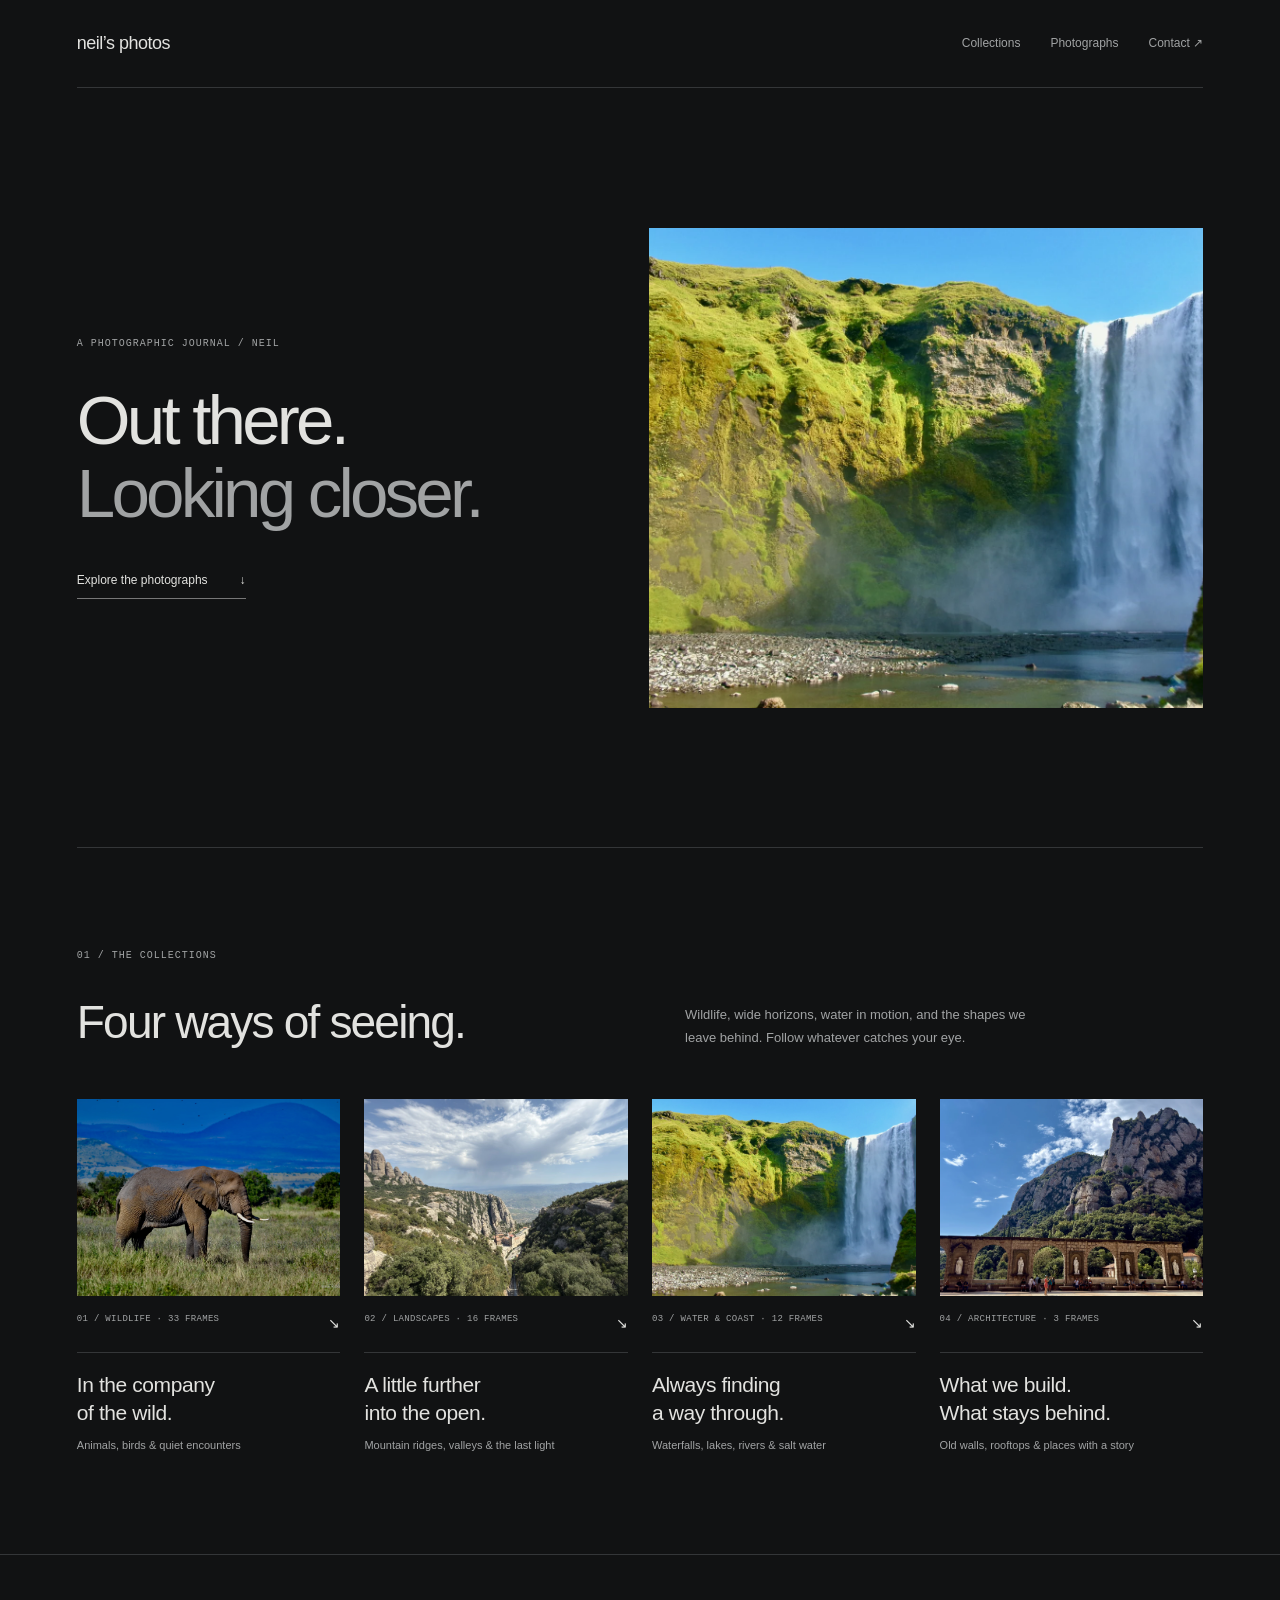
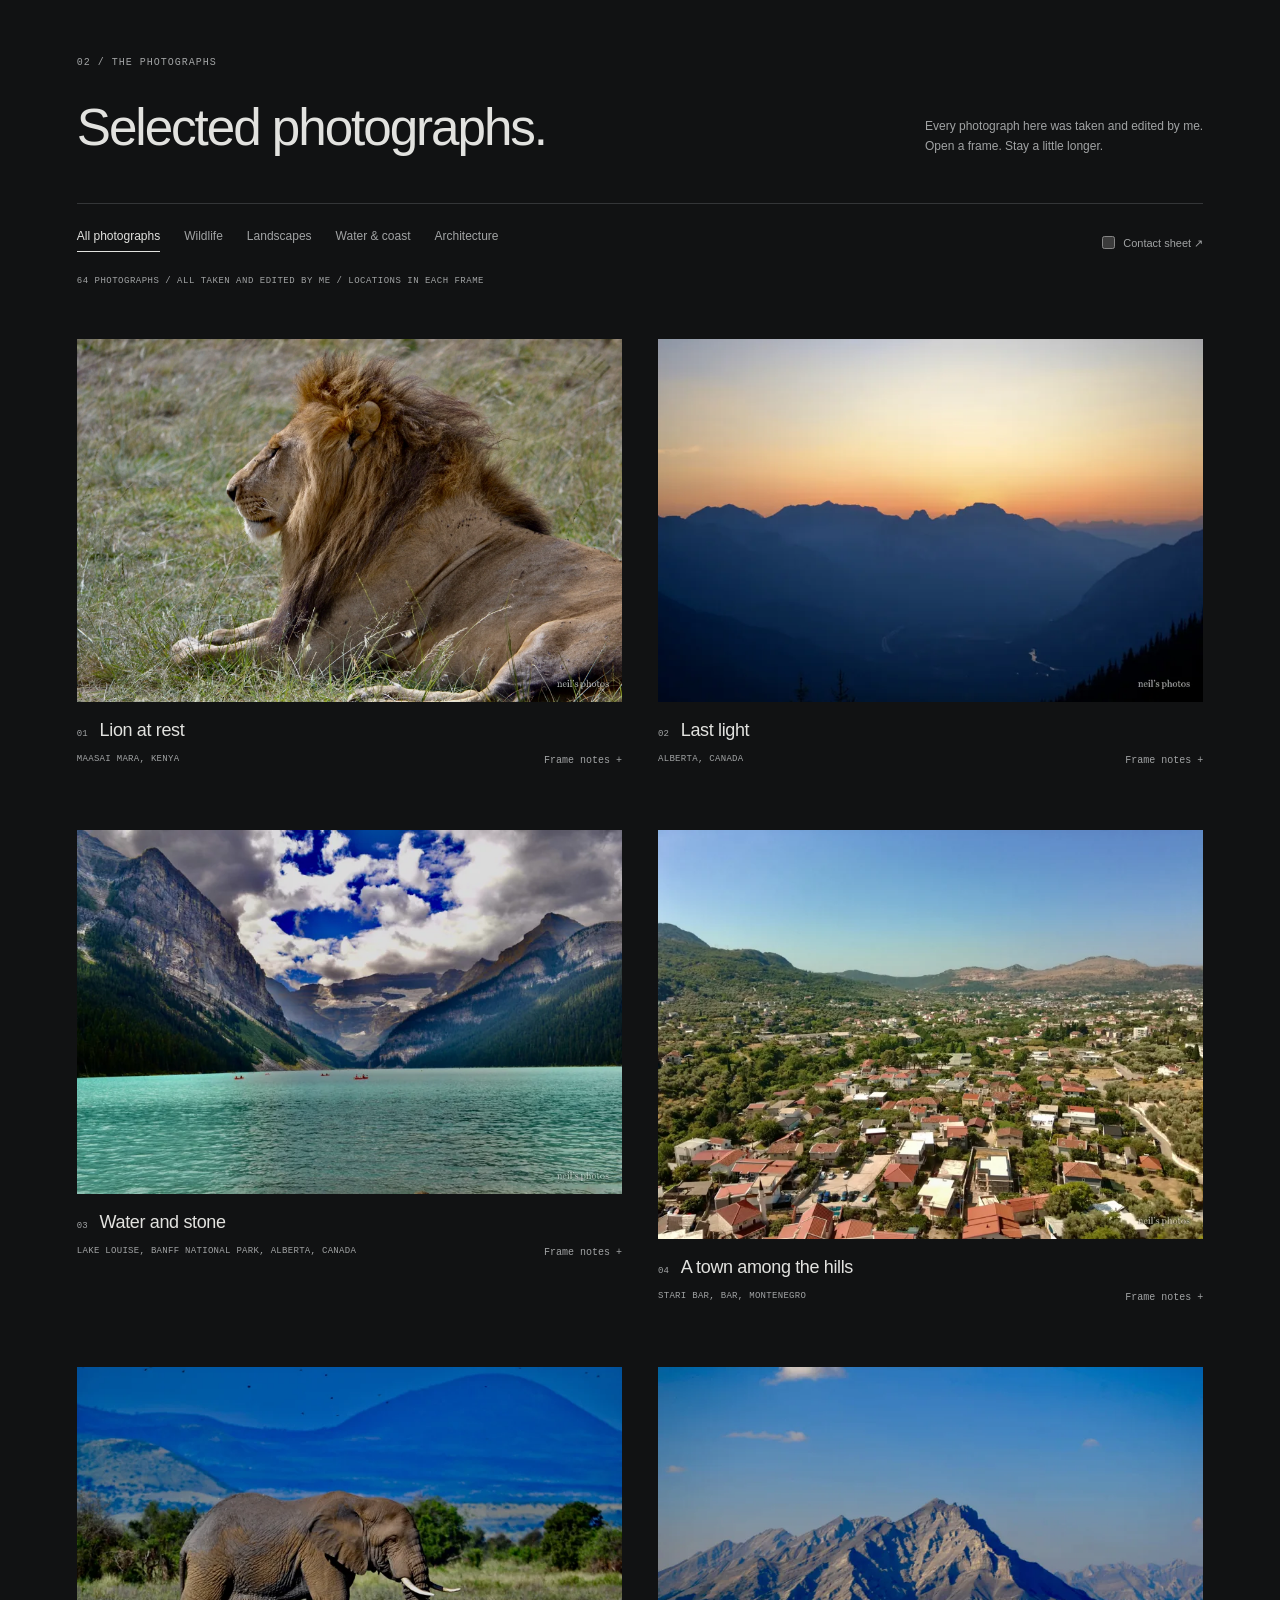
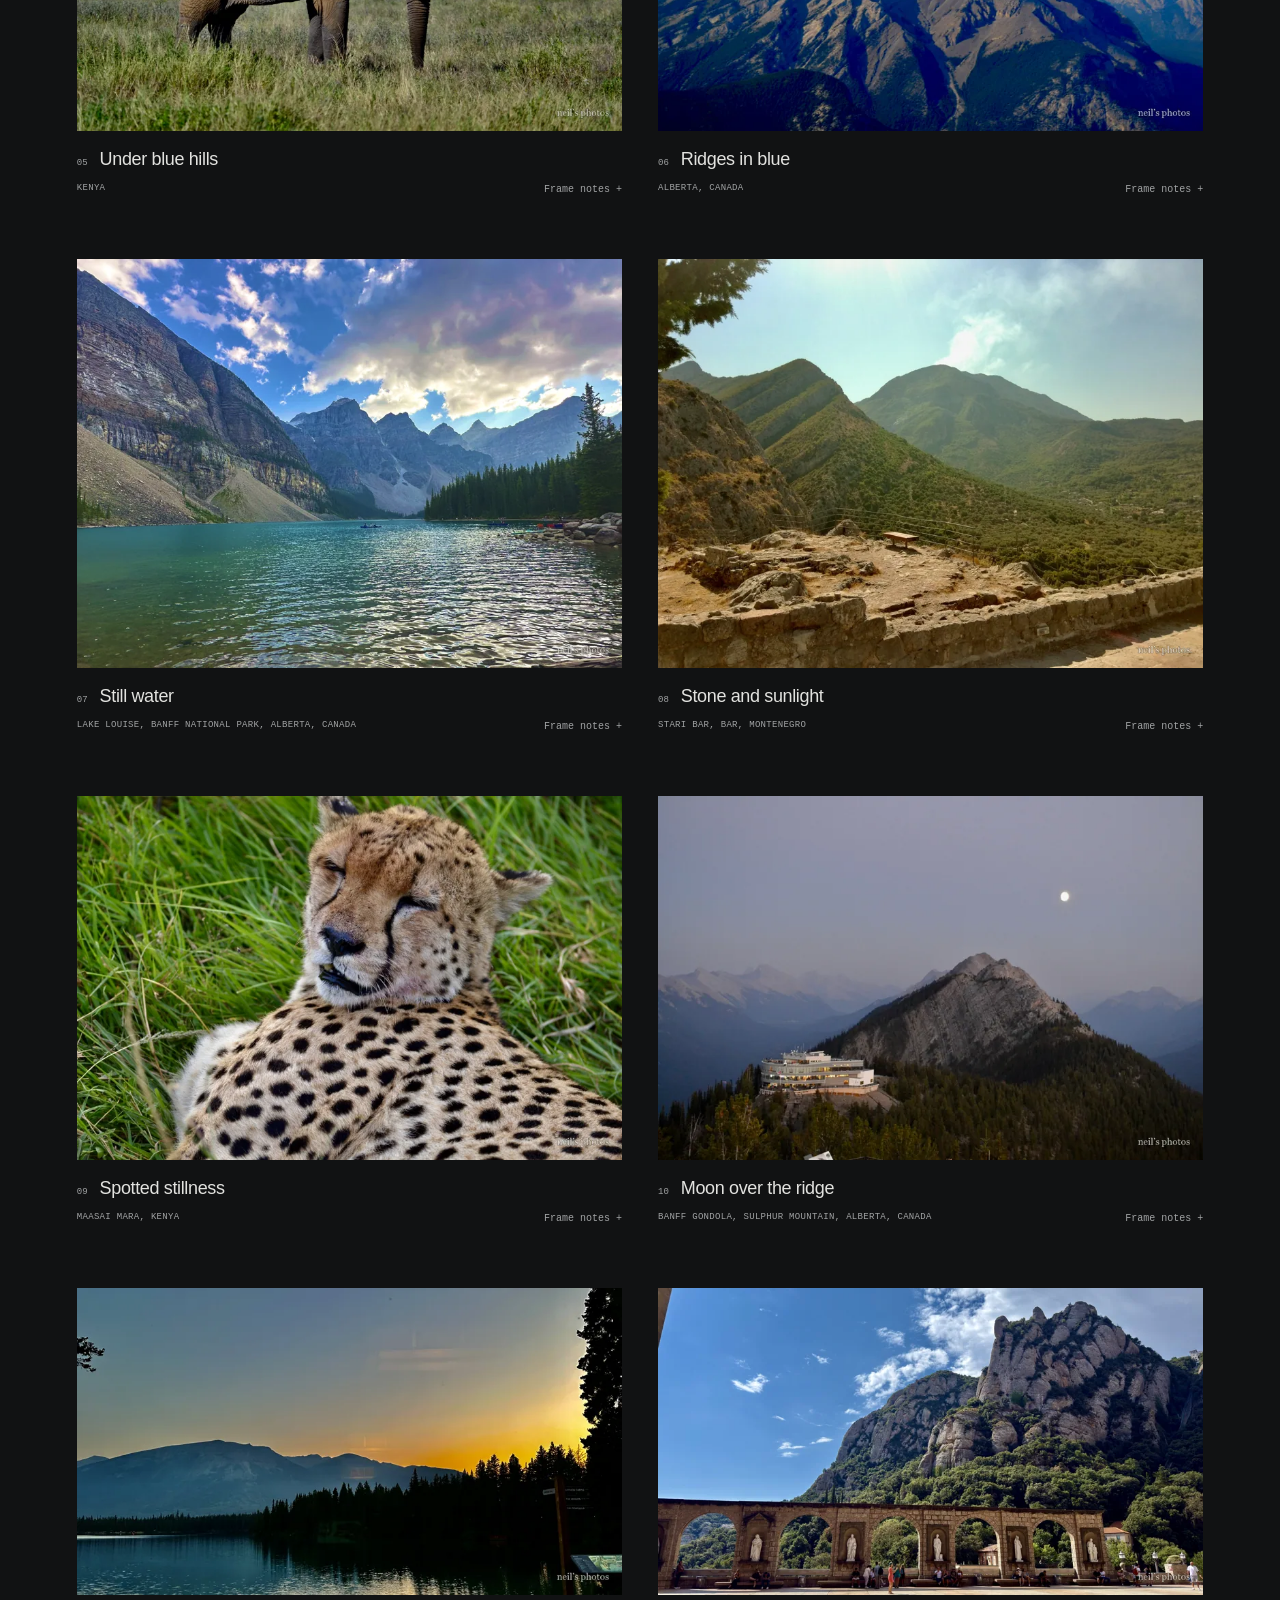
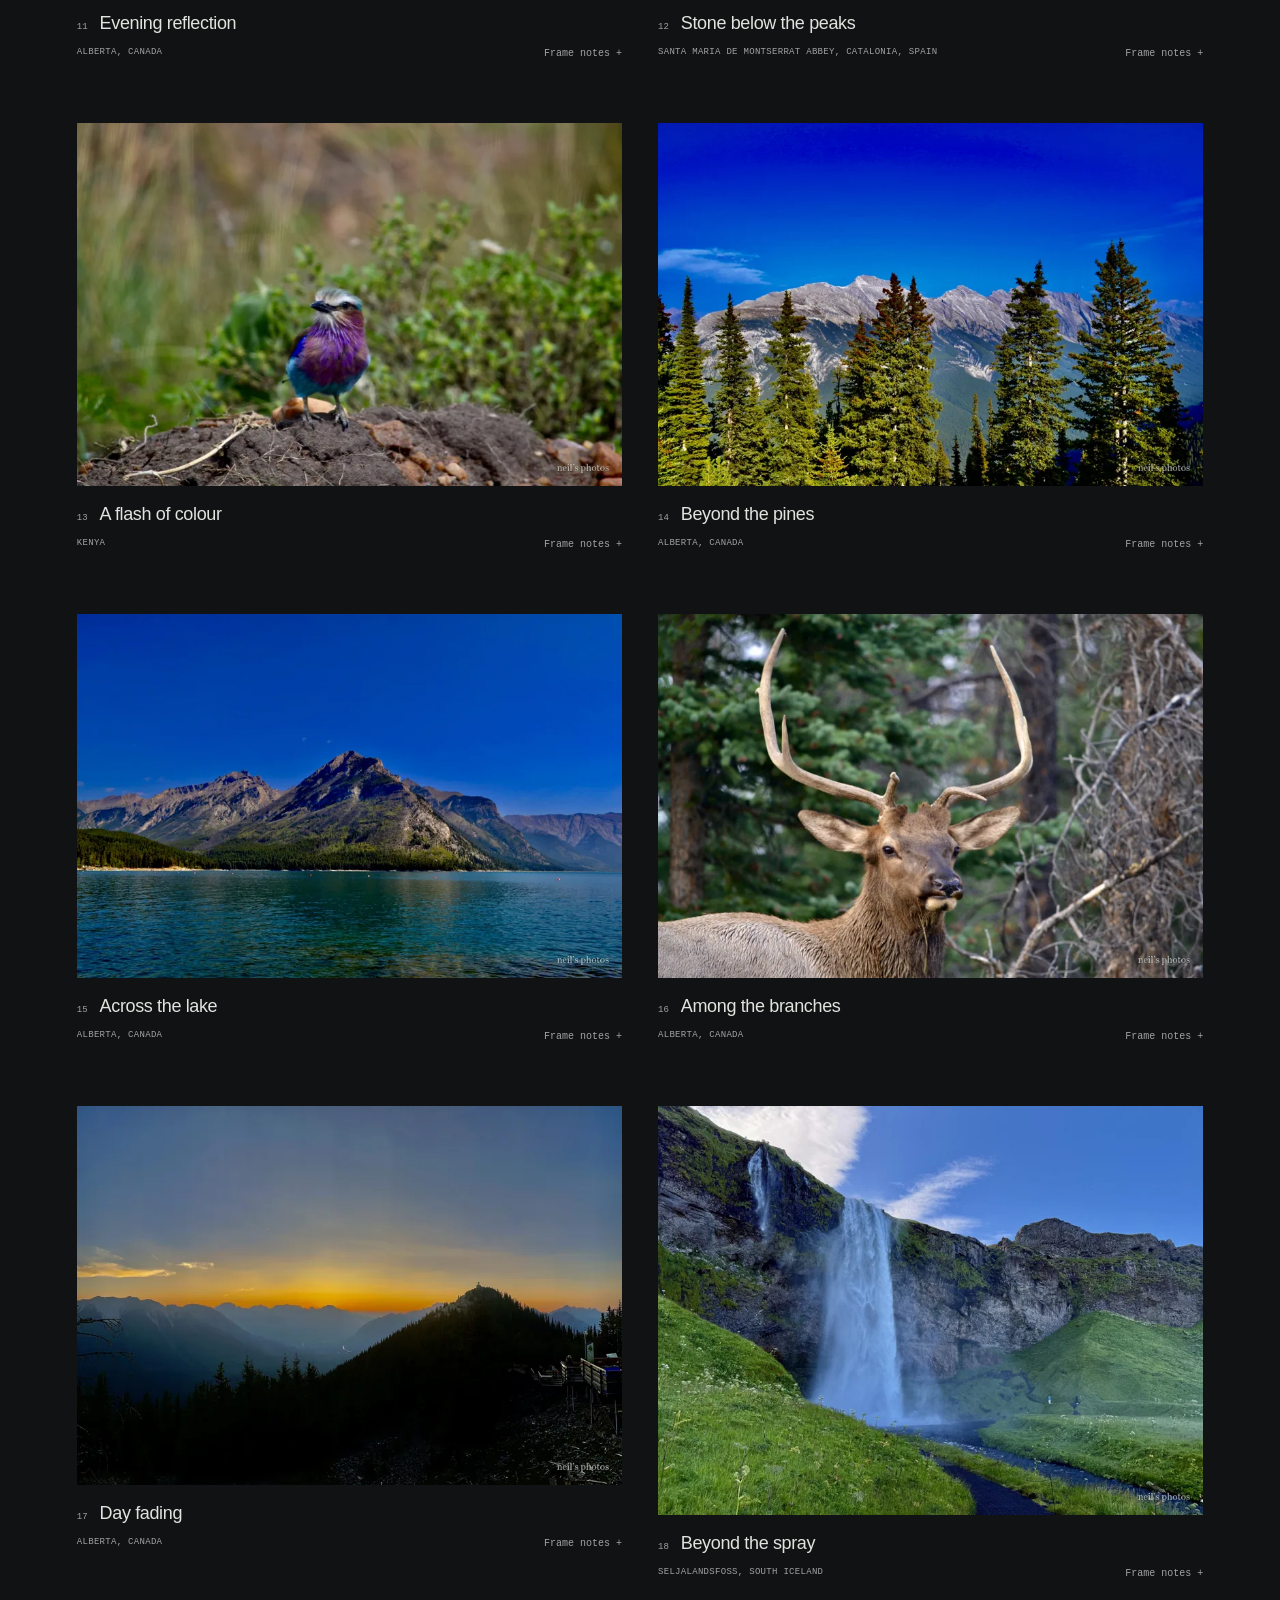
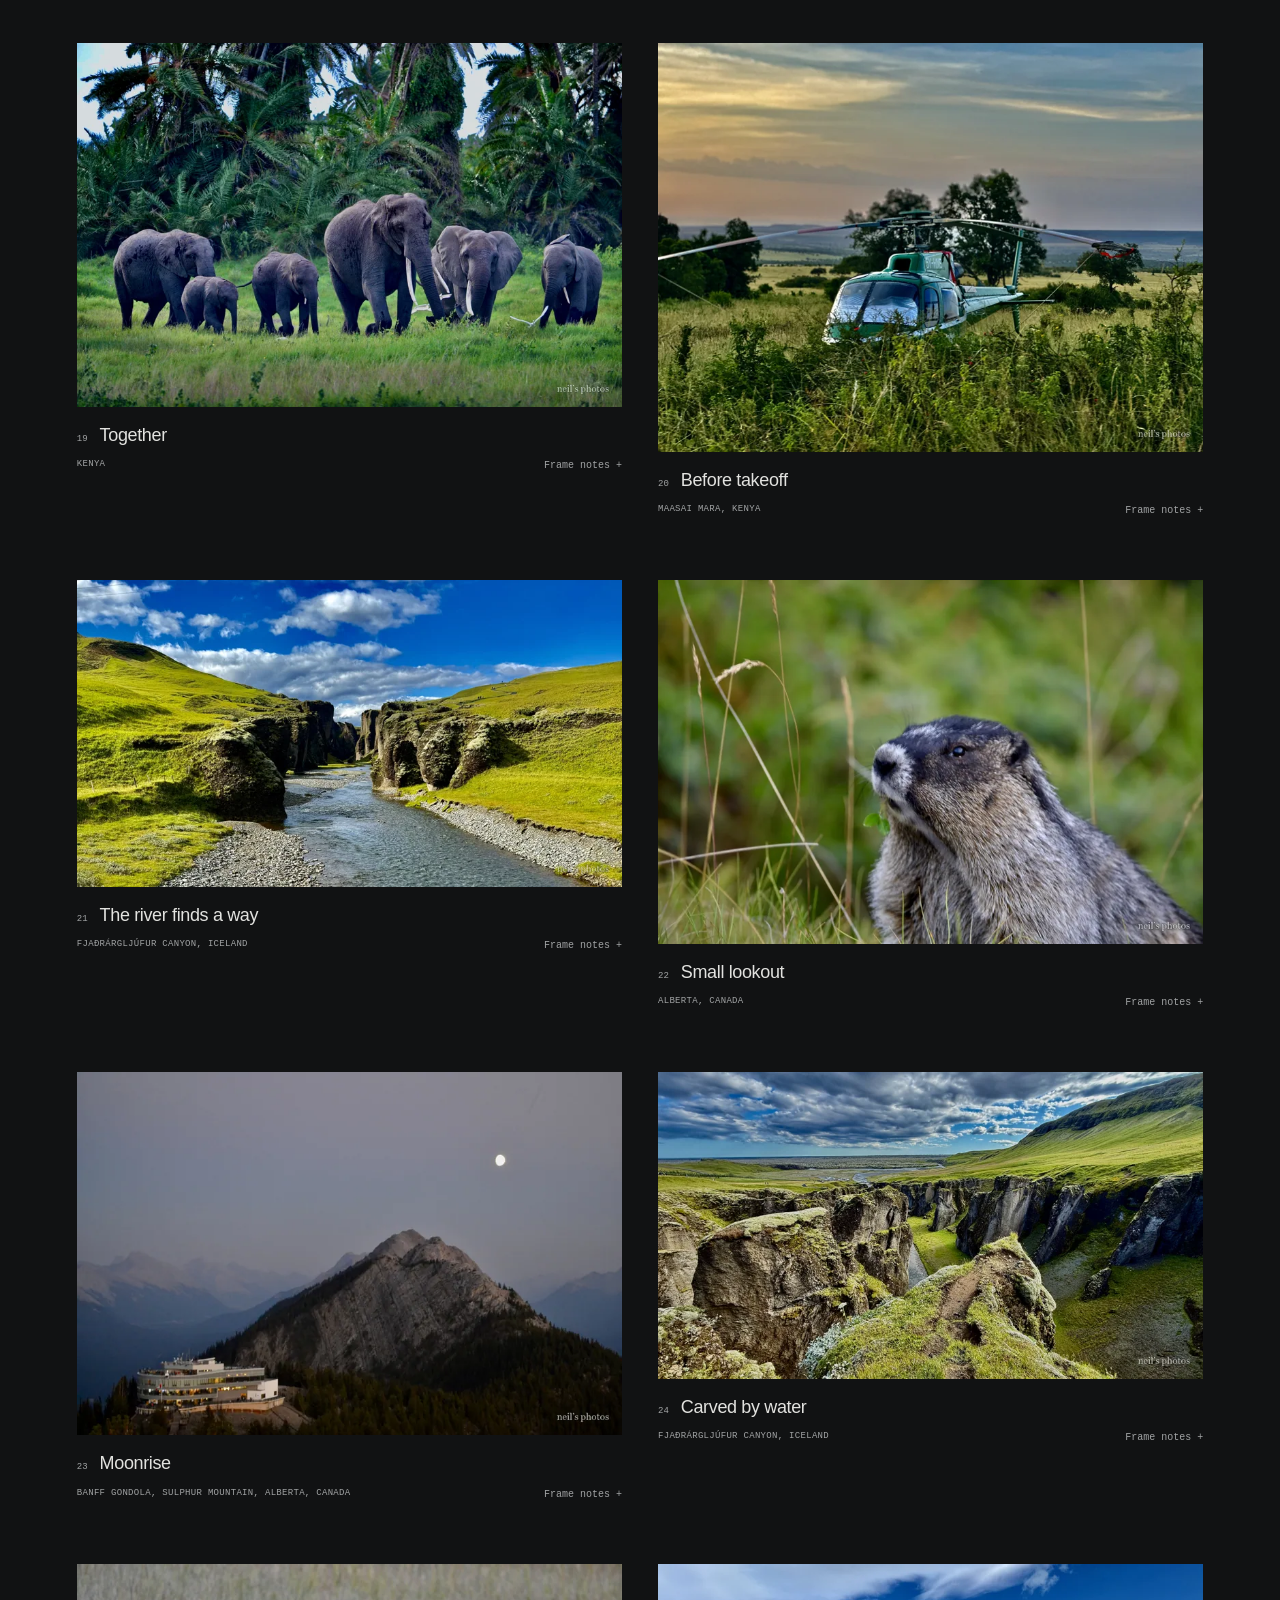
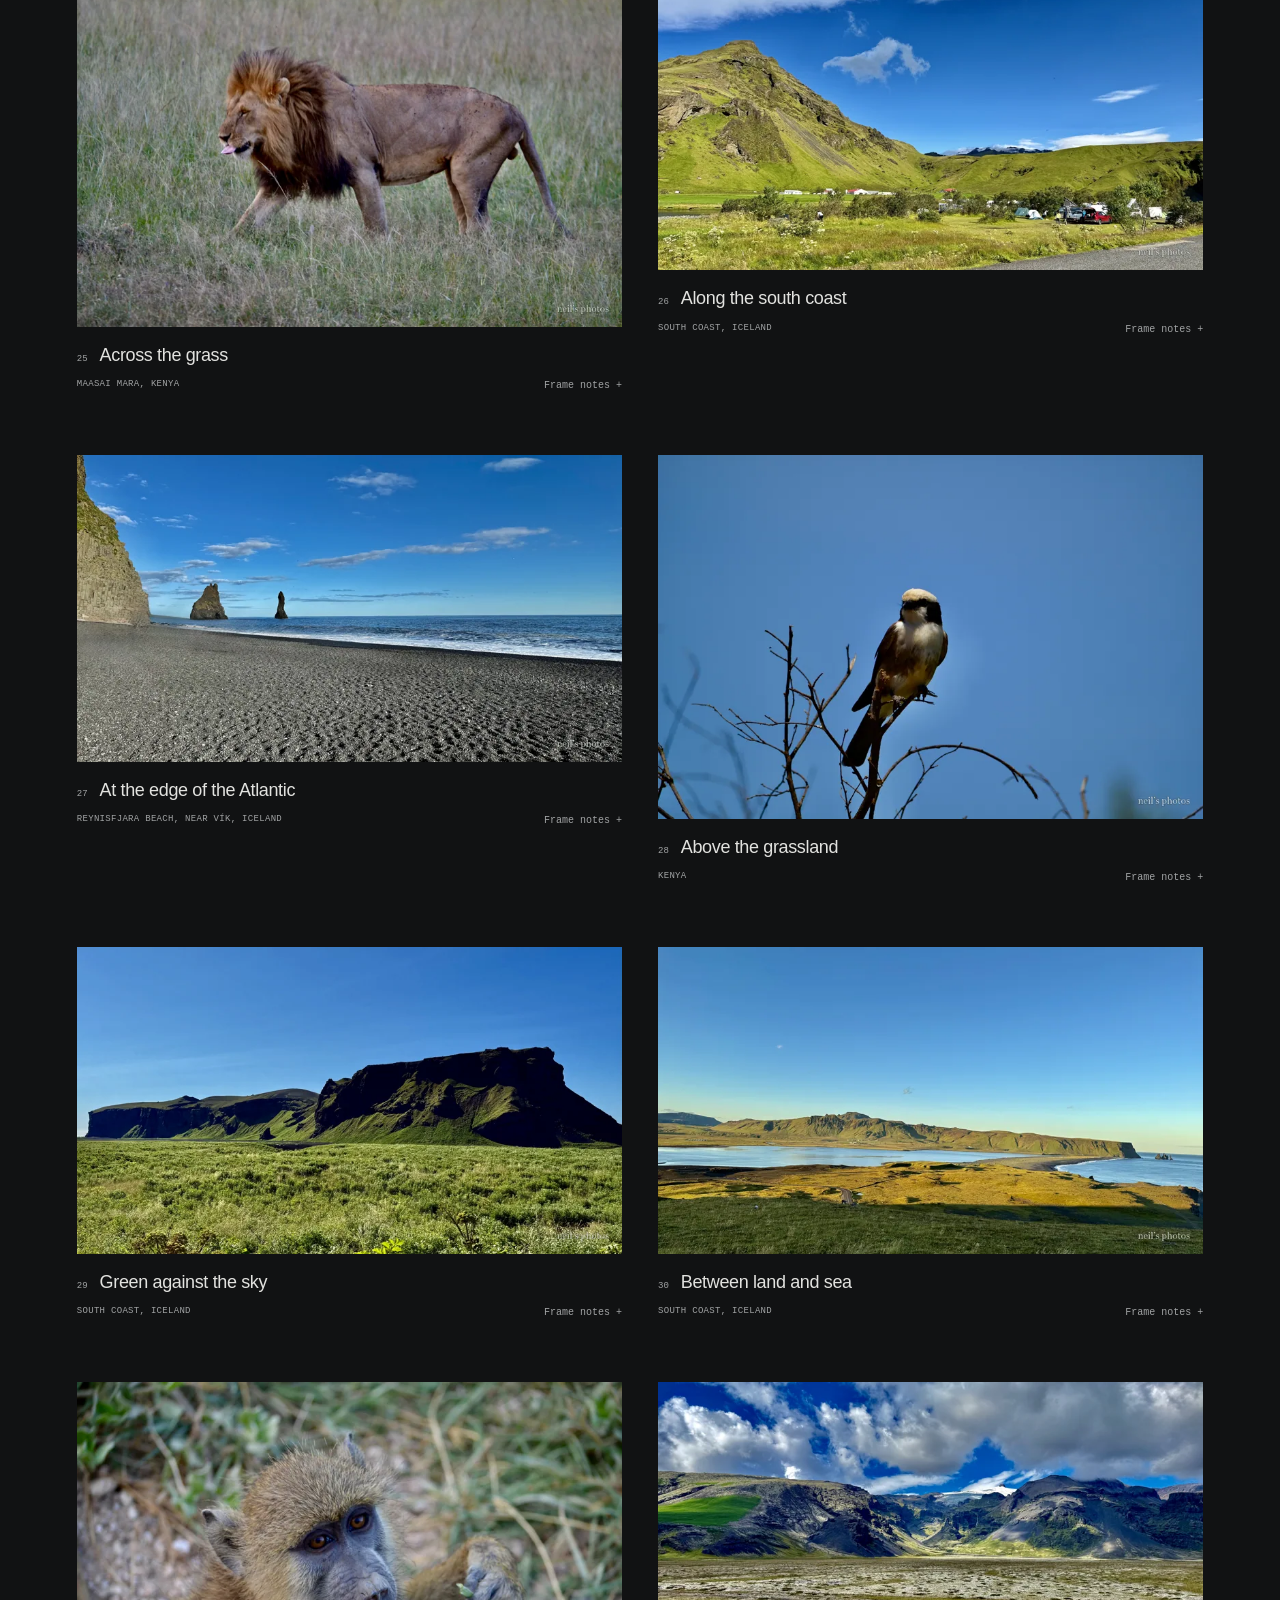
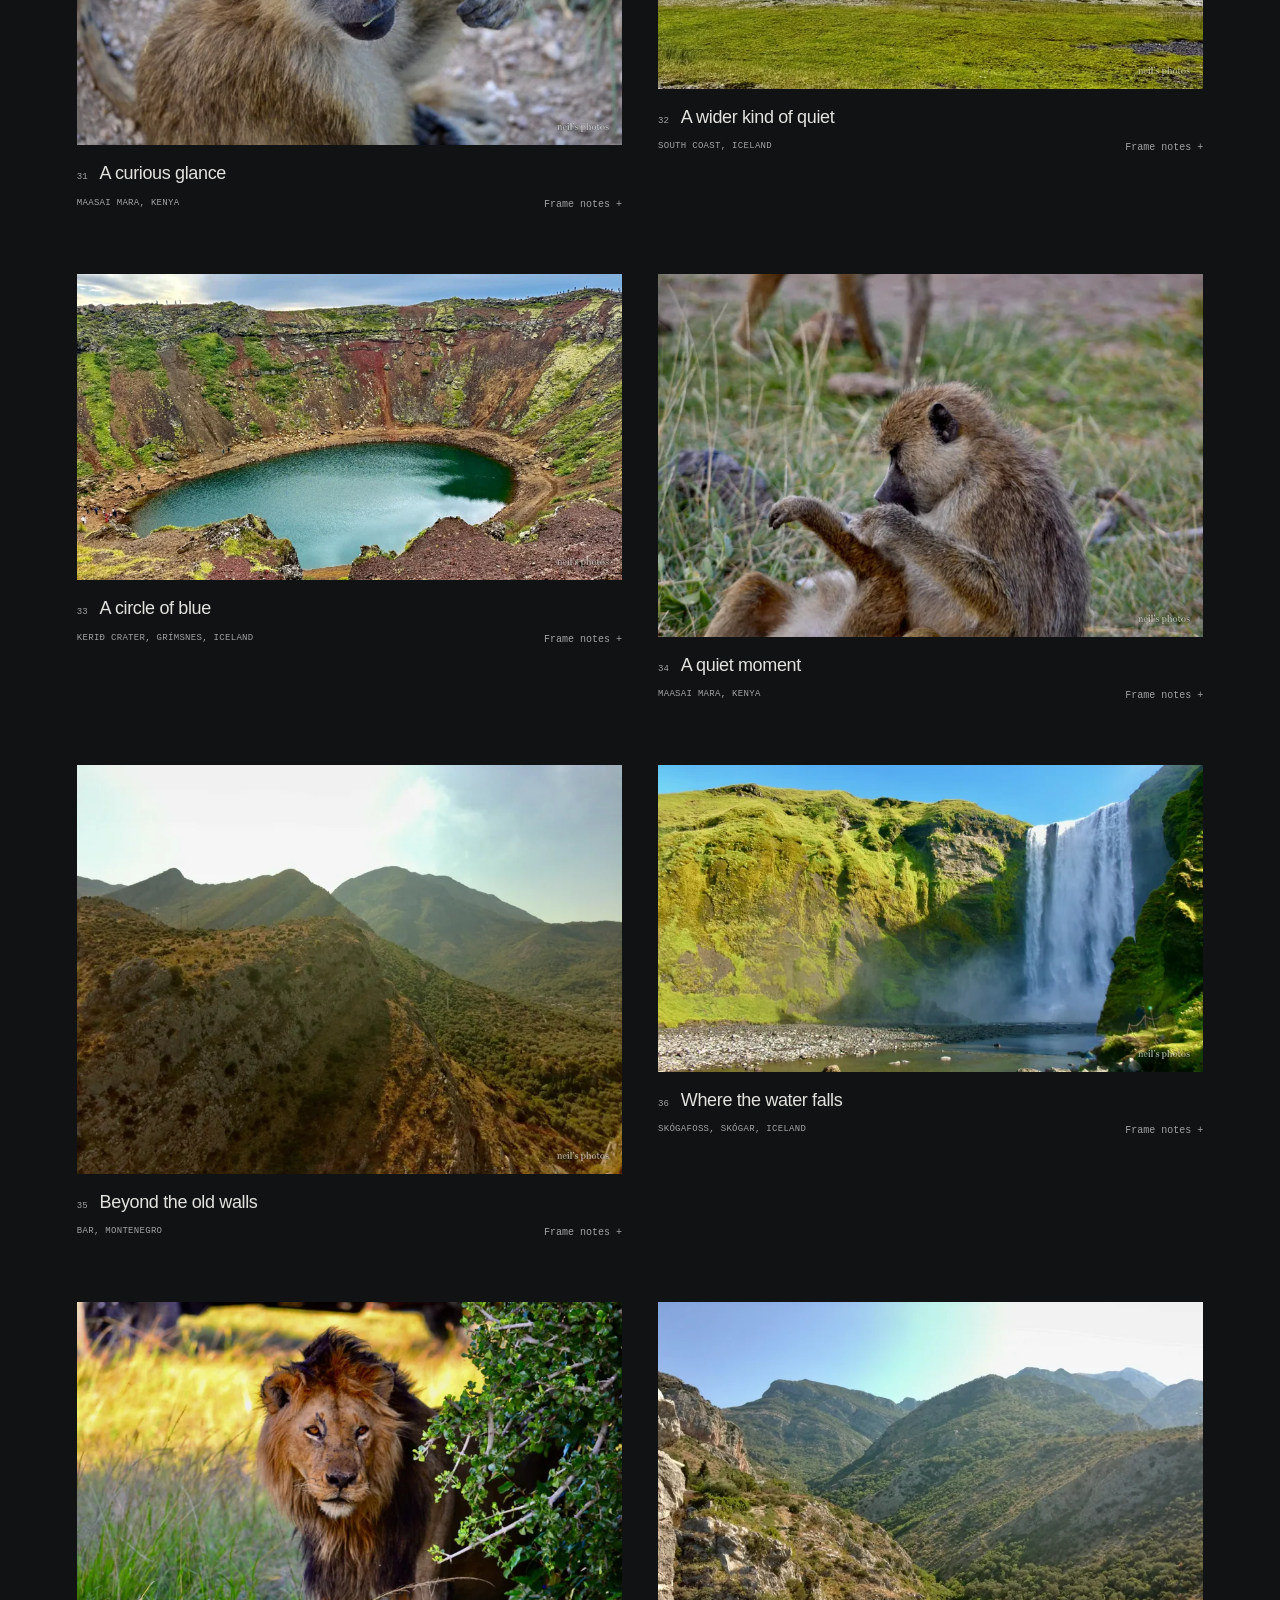
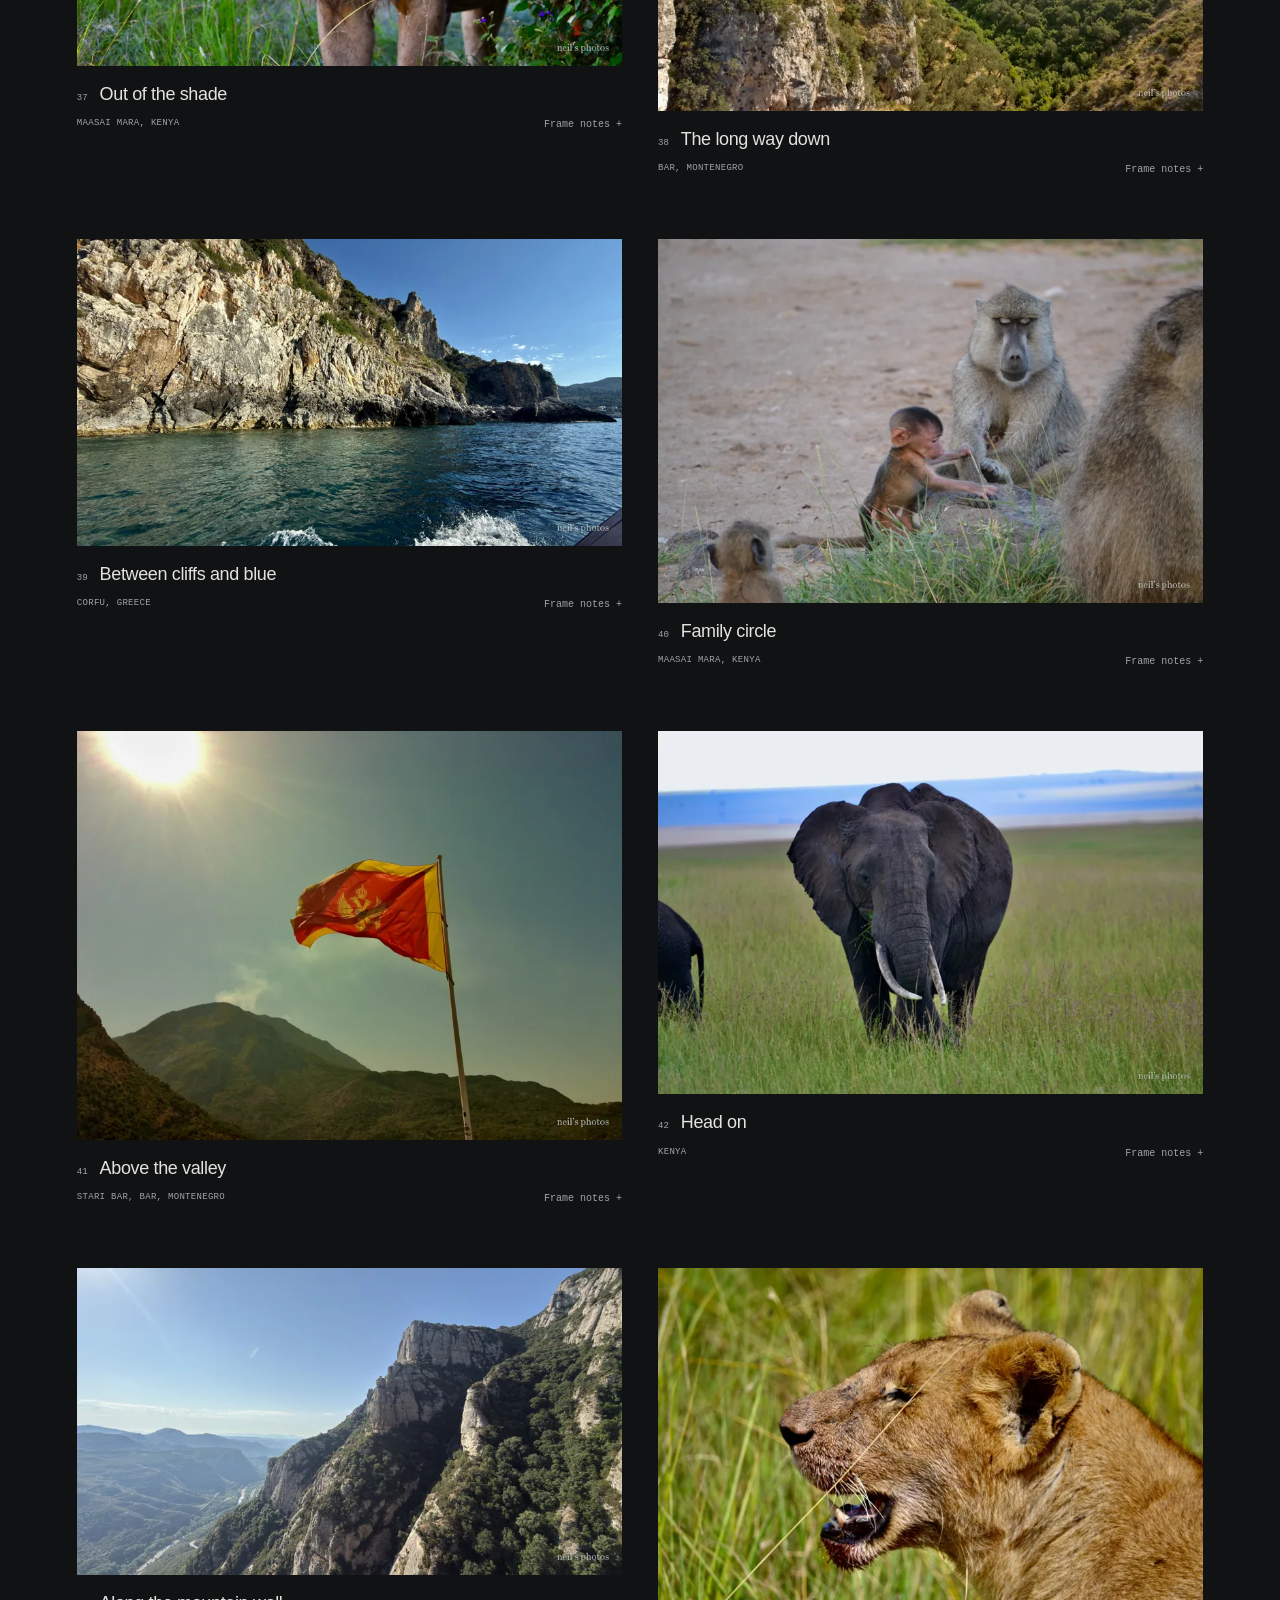
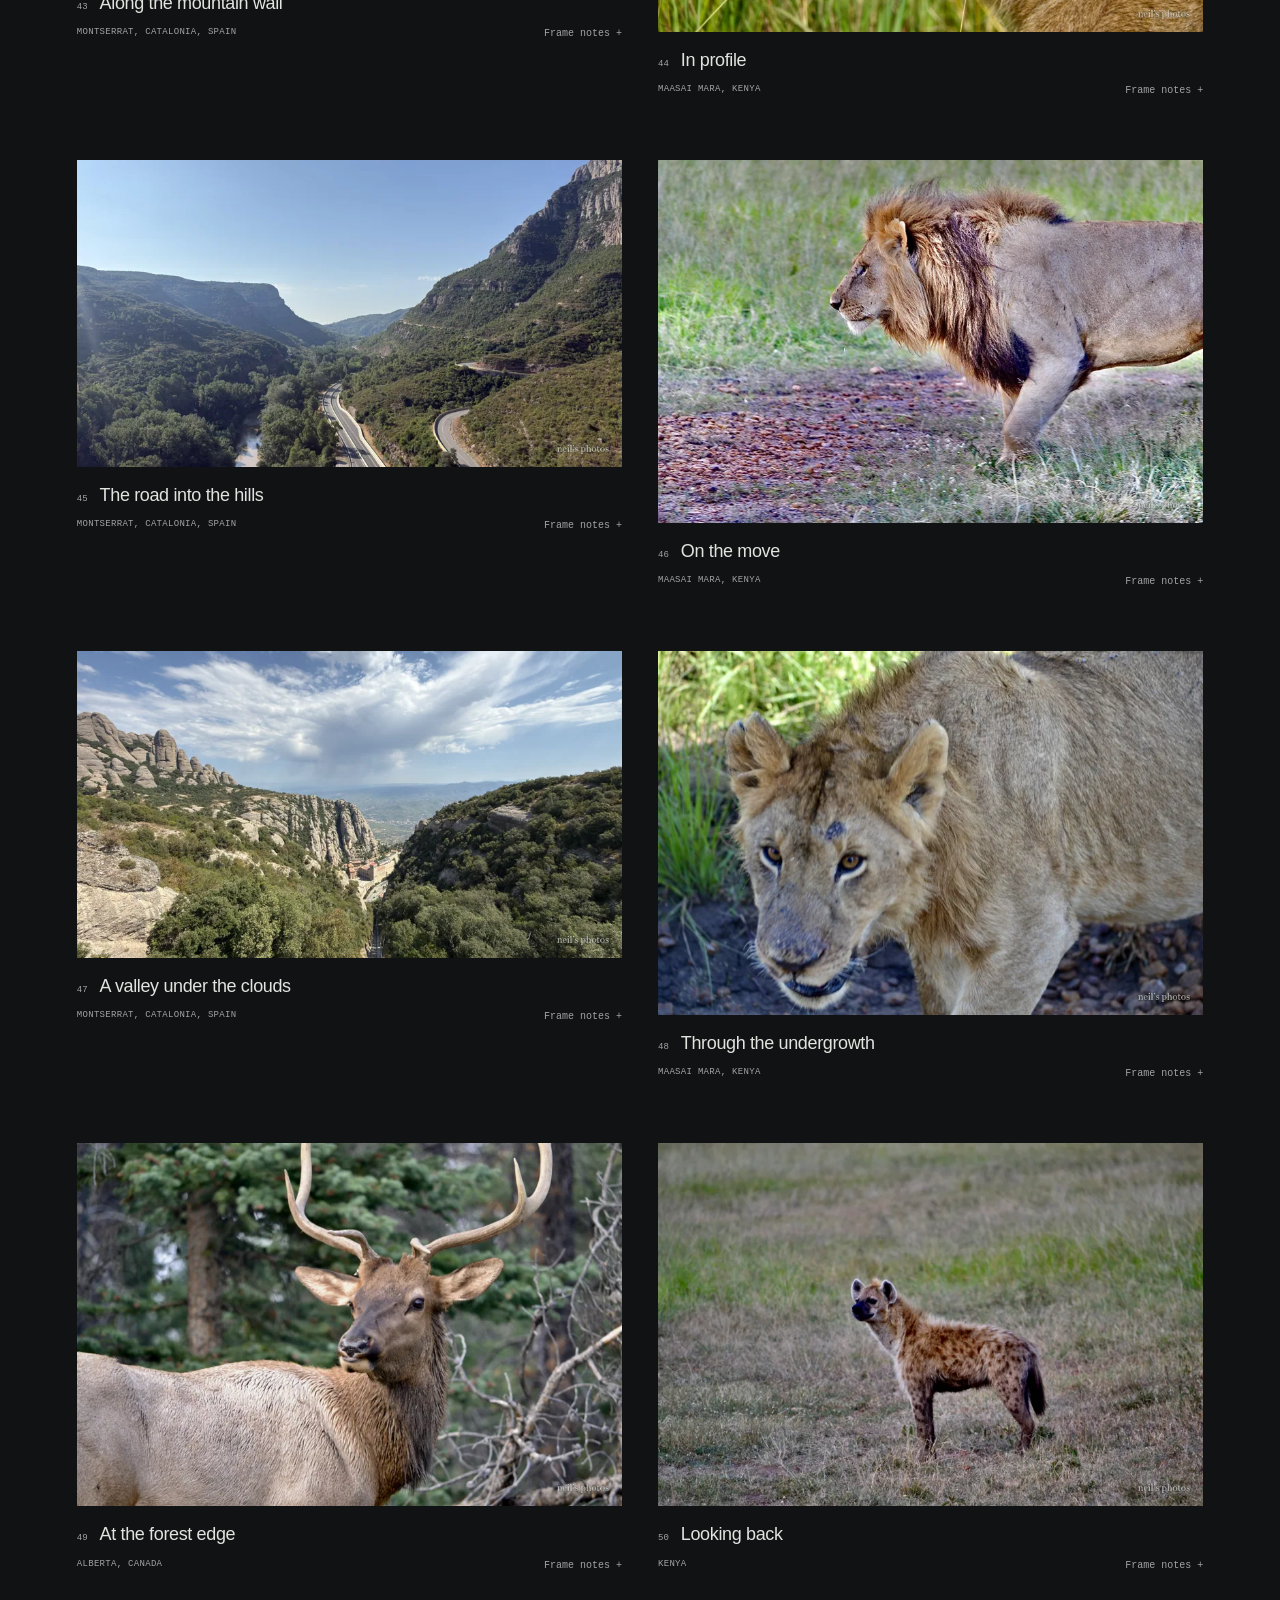
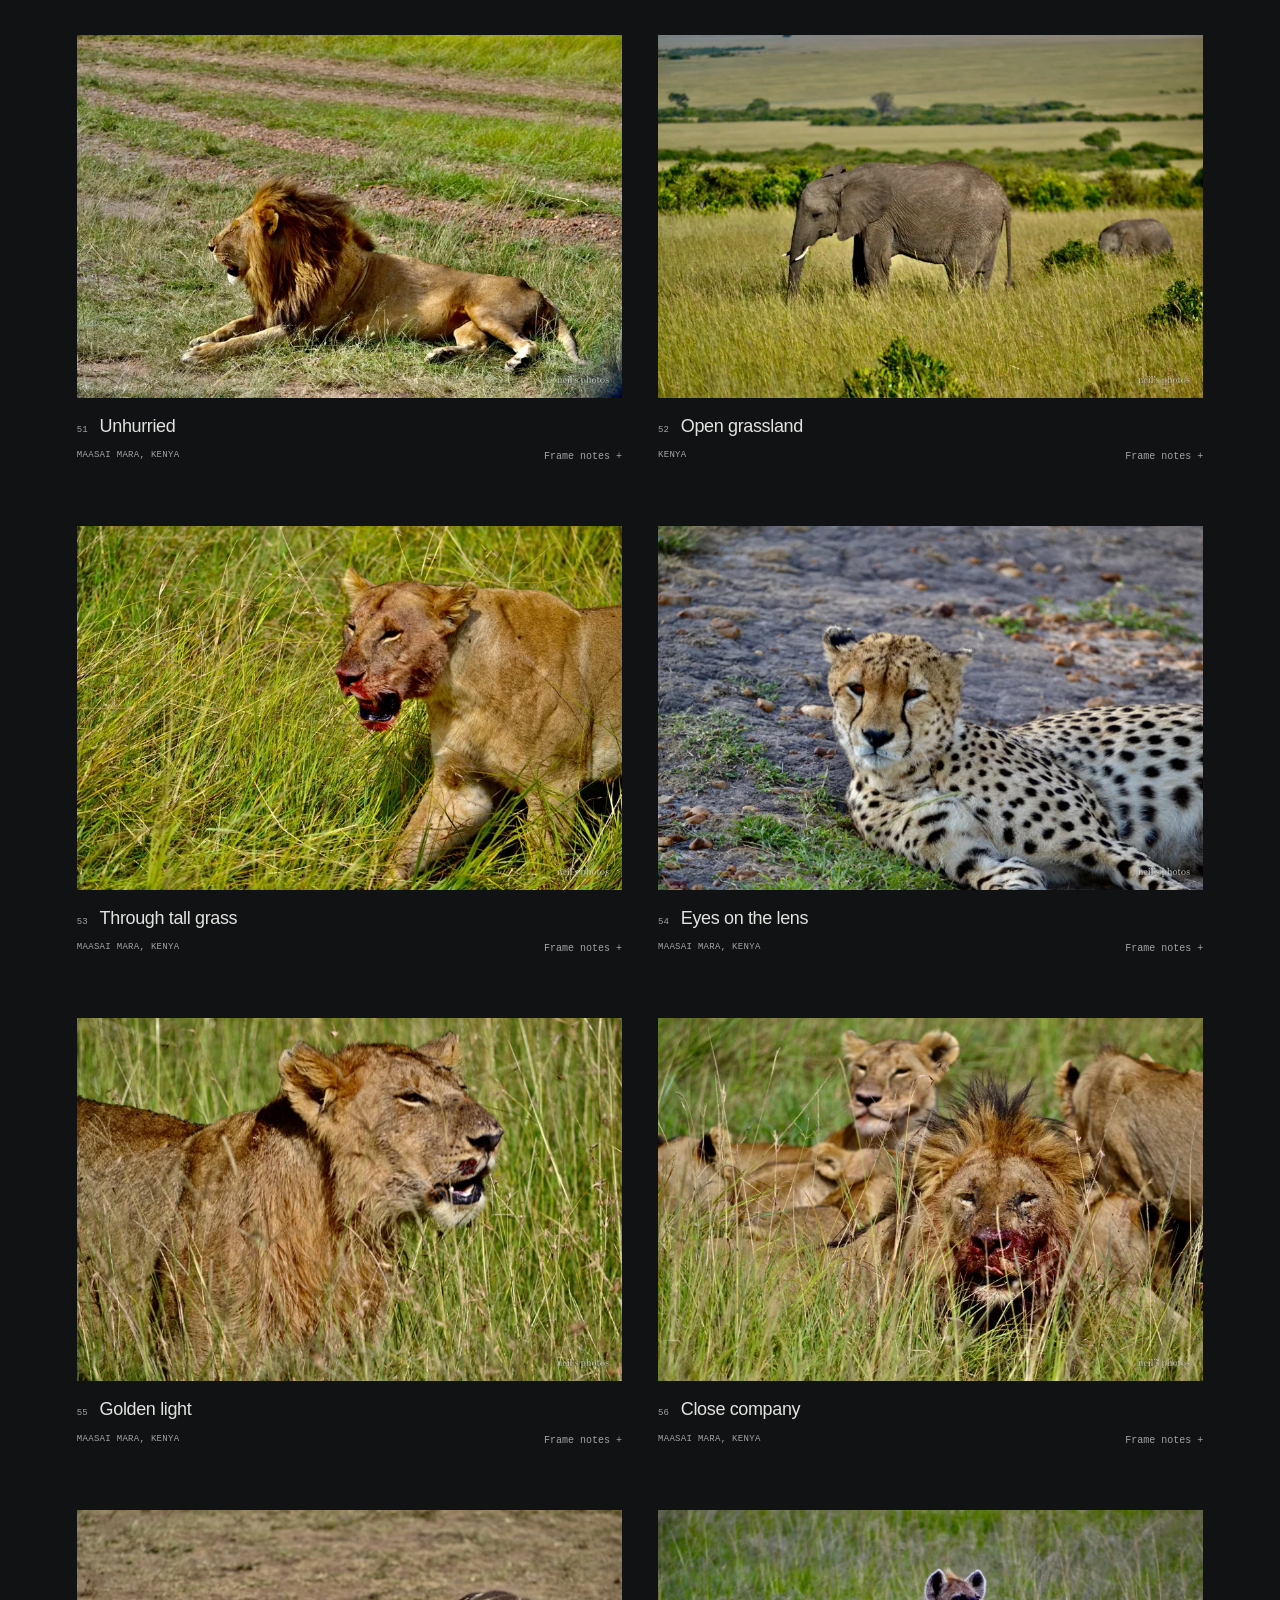
<file: index.html>
<!doctype html>
<html lang="en">
<head>
<meta charset="utf-8">
<meta name="viewport" content="width=device-width, initial-scale=1">
<meta name="description" content="Wildlife and landscape photographs, taken and edited by Neil. A photographic journal through Kenya, Alberta, Iceland, Montenegro, Greece, and Spain. Photo editing inquiries welcome.">
<meta name="theme-color" content="#111213">
<title>Neil’s Photos — Out there, looking closer.</title>
<link rel="stylesheet" href="styles.css">
<link rel="preload" as="image" href="assets/photos/iceland-10.webp" imagesrcset="assets/photos/iceland-10-small.webp 800w, assets/photos/iceland-10.webp 1800w" imagesizes="100vw">
</head>
<body>
<a class="skip" href="#work">Skip to photographs</a>
<header class="masthead"><a class="brand" href="#top" aria-label="Neil’s Photos home">neil’s photos<span class="brand-dot">●</span></a><nav aria-label="Main navigation"><a href="#subjects">Collections</a><a href="#work">Photographs</a><a href="#contact">Contact ↗</a></nav></header>
<main id="top">
<section class="opening" aria-labelledby="opening-title">
<div class="opening-images" aria-hidden="true"><img class="hero-frame hero-one" src="assets/photos/iceland-10.webp" srcset="assets/photos/iceland-10-small.webp 800w, assets/photos/iceland-10.webp 1800w" sizes="100vw" alt="" fetchpriority="high"></div>
<div class="opening-shade"></div><div class="opening-top"><span class="mono">A photographic journal by Neil</span><span class="mono">Wildlife / Landscapes / Travel</span></div>
<div class="opening-copy"><p class="mono">A photographic journal / Neil</p><h1 id="opening-title">Out there.<br><em>Looking closer.</em></h1><a class="wander" href="#subjects"><span>Explore the photographs</span><span aria-hidden="true">↓</span></a></div>
<div class="opening-bottom mono"><span>Photographed &amp; edited by me.</span><span>Wildlife. Wide horizons. Everything in between.</span></div>
</section>
<section class="journeys section-pad" id="subjects" aria-labelledby="subjects-title">
<div class="section-heading"><p class="mono section-kicker">01 / The collections</p><h2 id="subjects-title">Four ways of seeing.</h2><p>Wildlife, wide horizons, water in motion, and the shapes we leave behind. Follow whatever catches your eye.</p></div>
<div class="chapter-strip" aria-label="Browse by type of photograph">
<a class="chapter chapter-wildlife" href="#wildlife-frames"><div class="chapter-image"><img src="assets/photos/neil-30.webp" alt="Elephant in open grassland" loading="lazy"></div><div class="chapter-caption"><span class="mono">01 / Wildlife · 33 frames</span><span aria-hidden="true">↘</span></div><h3>In the company<br>of the wild.</h3><p>Animals, birds &amp; quiet encounters</p></a>
<a class="chapter chapter-landscapes" href="#landscapes-frames"><div class="chapter-image"><img src="assets/photos/montserrat-11.webp" alt="Mountain valley beneath textured clouds" loading="lazy"></div><div class="chapter-caption"><span class="mono">02 / Landscapes · 16 frames</span><span aria-hidden="true">↘</span></div><h3>A little further<br>into the open.</h3><p>Mountain ridges, valleys &amp; the last light</p></a>
<a class="chapter chapter-water" href="#water-frames"><div class="chapter-image"><img src="assets/photos/iceland-10.webp" alt="Waterfall falling from a green cliff" loading="lazy"></div><div class="chapter-caption"><span class="mono">03 / Water &amp; coast · 12 frames</span><span aria-hidden="true">↘</span></div><h3>Always finding<br>a way through.</h3><p>Waterfalls, lakes, rivers &amp; salt water</p></a>
<a class="chapter chapter-architecture" href="#architecture-frames"><div class="chapter-image"><img src="assets/photos/montserrat-12.webp" alt="Stone arches beneath rocky peaks" loading="lazy"></div><div class="chapter-caption"><span class="mono">04 / Architecture · 3 frames</span><span aria-hidden="true">↘</span></div><h3>What we build.<br>What stays behind.</h3><p>Old walls, rooftops &amp; places with a story</p></a>
</div>
</section>
<section class="gallery section-pad" id="work" aria-labelledby="work-title"><span class="route-anchor" id="wildlife-frames" aria-hidden="true"></span><span class="route-anchor" id="landscapes-frames" aria-hidden="true"></span><span class="route-anchor" id="water-frames" aria-hidden="true"></span><span class="route-anchor" id="architecture-frames" aria-hidden="true"></span>
<div class="gallery-heading"><div><p class="mono section-kicker">02 / The photographs</p><h2 id="work-title">Selected photographs.</h2></div><p>Every photograph here was taken and edited by me.<br>Open a frame. Stay a little longer.</p></div>
<div class="controls" id="category-filters"><nav class="category-filters" aria-label="Choose a type of photograph"><p class="mono">Follow your curiosity</p><a href="#work">All photographs</a><a href="#wildlife-frames">Wildlife</a><a href="#landscapes-frames">Landscapes</a><a href="#water-frames">Water &amp; coast</a><a href="#architecture-frames">Architecture</a></nav><label class="sheet-control"><input type="checkbox" id="contact-sheet"> Contact sheet ↗</label></div>
<p class="collection-meta mono">64 photographs / All taken and edited by me / Locations in each frame</p>
<div class="collection">
<article class="encounter" data-category="wildlife"><button class="image-open" popovertarget="view-1" aria-label="Enlarge Lion photograph"><img src="assets/photos/neil-01.webp" srcset="assets/photos/neil-01-small.webp 800w, assets/photos/neil-01.webp 1800w" sizes="auto, (max-width: 700px) 92vw, 92vw" alt="Lion: lion at rest" width="1800" height="1200" loading="eager" decoding="async"></button><div class="frame-label"><span>01</span><h2>Lion at rest</h2><span>Lion</span></div><div class="photo-notes"><span class="place">Maasai Mara, Kenya</span><details><summary>Frame notes +</summary><dl><dt>Location</dt><dd>Maasai Mara, Kenya</dd><dt>Shutter</dt><dd>1/500 s</dd><dt>Aperture</dt><dd>f/5.6</dd><dt>ISO</dt><dd>280</dd></dl><p>Photographed &amp; edited by Neil.</p></details></div><div class="photo-viewer" id="view-1" popover><div class="viewer-bar"><div><span class="viewer-title">Lion at rest</span><span class="viewer-location">Maasai Mara, Kenya</span></div><button popovertarget="view-1" popovertargetaction="hide">Close ×</button></div><img src="assets/photos/neil-01.webp" srcset="assets/photos/neil-01-small.webp 800w, assets/photos/neil-01.webp 1800w" sizes="auto, (max-width: 700px) 92vw, 92vw" alt="Lion: lion at rest" width="1800" height="1200" loading="lazy" decoding="async"><div class="viewer-nav"><span>FRAME 01 / 64</span><span>Photographed &amp; edited by Neil</span><span>Esc to return</span></div></div></article>
<article class="encounter" data-category="landscapes"><button class="image-open" popovertarget="view-2" aria-label="Enlarge Mountain sunset photograph"><img src="assets/photos/neil-03.webp" srcset="assets/photos/neil-03-small.webp 800w, assets/photos/neil-03.webp 1800w" sizes="auto, (max-width: 700px) 92vw, 92vw" alt="Mountain sunset: last light" width="1800" height="1200" loading="lazy" decoding="async"></button><div class="frame-label"><span>02</span><h2>Last light</h2><span>Mountain sunset</span></div><div class="photo-notes"><span class="place">Alberta, Canada</span><details><summary>Frame notes +</summary><dl><dt>Location</dt><dd>Alberta, Canada</dd><dt>Shutter</dt><dd>1/125 s</dd><dt>Aperture</dt><dd>f/5.3</dd><dt>ISO</dt><dd>125</dd></dl><p>Exact shooting spot not recorded.</p><p>Photographed &amp; edited by Neil.</p></details></div><div class="photo-viewer" id="view-2" popover><div class="viewer-bar"><div><span class="viewer-title">Last light</span><span class="viewer-location">Alberta, Canada · exact spot unconfirmed</span></div><button popovertarget="view-2" popovertargetaction="hide">Close ×</button></div><img src="assets/photos/neil-03.webp" srcset="assets/photos/neil-03-small.webp 800w, assets/photos/neil-03.webp 1800w" sizes="auto, (max-width: 700px) 92vw, 92vw" alt="Mountain sunset: last light" width="1800" height="1200" loading="lazy" decoding="async"><div class="viewer-nav"><span>FRAME 02 / 64</span><span>Photographed &amp; edited by Neil</span><span>Esc to return</span></div></div></article>
<article class="encounter" data-category="water"><button class="image-open" popovertarget="view-3" aria-label="Enlarge Mountain lake photograph"><img src="assets/photos/neil-07.webp" srcset="assets/photos/neil-07-small.webp 800w, assets/photos/neil-07.webp 1800w" sizes="auto, (max-width: 700px) 92vw, 92vw" alt="Mountain lake: water and stone" width="1800" height="1200" loading="lazy" decoding="async"></button><div class="frame-label"><span>03</span><h2>Water and stone</h2><span>Mountain lake</span></div><div class="photo-notes"><span class="place">Lake Louise, Banff National Park, Alberta, Canada</span><details><summary>Frame notes +</summary><dl><dt>Location</dt><dd>Lake Louise, Banff National Park, Alberta, Canada</dd><dt>Shutter</dt><dd>Not supplied</dd><dt>Aperture</dt><dd>Not supplied</dd><dt>ISO</dt><dd>Not supplied</dd></dl><p>Location identified from visible landmarks; not confirmed by GPS.</p><p>Photographed &amp; edited by Neil.</p></details></div><div class="photo-viewer" id="view-3" popover><div class="viewer-bar"><div><span class="viewer-title">Water and stone</span><span class="viewer-location">Lake Louise, Banff National Park, Alberta, Canada · visual match</span></div><button popovertarget="view-3" popovertargetaction="hide">Close ×</button></div><img src="assets/photos/neil-07.webp" srcset="assets/photos/neil-07-small.webp 800w, assets/photos/neil-07.webp 1800w" sizes="auto, (max-width: 700px) 92vw, 92vw" alt="Mountain lake: water and stone" width="1800" height="1200" loading="lazy" decoding="async"><div class="viewer-nav"><span>FRAME 03 / 64</span><span>Photographed &amp; edited by Neil</span><span>Esc to return</span></div></div></article>
<article class="encounter" data-category="architecture"><button class="image-open" popovertarget="view-4" aria-label="Enlarge Bar, Montenegro photograph"><img src="assets/photos/travel-36.webp" srcset="assets/photos/travel-36-small.webp 800w, assets/photos/travel-36.webp 1800w" sizes="auto, (max-width: 700px) 92vw, 92vw" alt="Roofs and gardens spread beneath mountains around Bar" width="1800" height="1350" loading="lazy" decoding="async"></button><div class="frame-label"><span>04</span><h2>A town among the hills</h2><span>Bar, Montenegro</span></div><div class="photo-notes"><span class="place">Stari Bar, Bar, Montenegro</span><details><summary>Frame notes +</summary><dl><dt>Location</dt><dd>Stari Bar, Bar, Montenegro</dd><dt>Shutter</dt><dd>1/947 s</dd><dt>Aperture</dt><dd>f/2</dd><dt>ISO</dt><dd>100</dd></dl><p>Location identified from visible landmarks; not confirmed by GPS.</p><p>Photographed &amp; edited by Neil.</p></details></div><div class="photo-viewer" id="view-4" popover><div class="viewer-bar"><div><span class="viewer-title">A town among the hills</span><span class="viewer-location">Stari Bar, Bar, Montenegro · visual match</span></div><button popovertarget="view-4" popovertargetaction="hide">Close ×</button></div><img src="assets/photos/travel-36.webp" srcset="assets/photos/travel-36-small.webp 800w, assets/photos/travel-36.webp 1800w" sizes="auto, (max-width: 700px) 92vw, 92vw" alt="Roofs and gardens spread beneath mountains around Bar" width="1800" height="1350" loading="lazy" decoding="async"><div class="viewer-nav"><span>FRAME 04 / 64</span><span>Photographed &amp; edited by Neil</span><span>Esc to return</span></div></div></article>
<article class="encounter" data-category="wildlife"><button class="image-open" popovertarget="view-5" aria-label="Enlarge Elephant photograph"><img src="assets/photos/neil-30.webp" srcset="assets/photos/neil-30-small.webp 800w, assets/photos/neil-30.webp 1800w" sizes="auto, (max-width: 700px) 92vw, 92vw" alt="Elephant: under blue hills" width="1800" height="1200" loading="lazy" decoding="async"></button><div class="frame-label"><span>05</span><h2>Under blue hills</h2><span>Elephant</span></div><div class="photo-notes"><span class="place">Kenya</span><details><summary>Frame notes +</summary><dl><dt>Location</dt><dd>Kenya</dd><dt>Shutter</dt><dd>1/500 s</dd><dt>Aperture</dt><dd>f/5.6</dd><dt>ISO</dt><dd>110</dd></dl><p>Exact shooting spot not recorded.</p><p>Photographed &amp; edited by Neil.</p></details></div><div class="photo-viewer" id="view-5" popover><div class="viewer-bar"><div><span class="viewer-title">Under blue hills</span><span class="viewer-location">Kenya · exact spot unconfirmed</span></div><button popovertarget="view-5" popovertargetaction="hide">Close ×</button></div><img src="assets/photos/neil-30.webp" srcset="assets/photos/neil-30-small.webp 800w, assets/photos/neil-30.webp 1800w" sizes="auto, (max-width: 700px) 92vw, 92vw" alt="Elephant: under blue hills" width="1800" height="1200" loading="lazy" decoding="async"><div class="viewer-nav"><span>FRAME 05 / 64</span><span>Photographed &amp; edited by Neil</span><span>Esc to return</span></div></div></article>
<article class="encounter" data-category="landscapes"><button class="image-open" popovertarget="view-6" aria-label="Enlarge Mountain ridge photograph"><img src="assets/photos/neil-09.webp" srcset="assets/photos/neil-09-small.webp 800w, assets/photos/neil-09.webp 1800w" sizes="auto, (max-width: 700px) 92vw, 92vw" alt="Mountain ridge: ridges in blue" width="1800" height="1200" loading="lazy" decoding="async"></button><div class="frame-label"><span>06</span><h2>Ridges in blue</h2><span>Mountain ridge</span></div><div class="photo-notes"><span class="place">Alberta, Canada</span><details><summary>Frame notes +</summary><dl><dt>Location</dt><dd>Alberta, Canada</dd><dt>Shutter</dt><dd>Not supplied</dd><dt>Aperture</dt><dd>Not supplied</dd><dt>ISO</dt><dd>Not supplied</dd></dl><p>Exact shooting spot not recorded.</p><p>Photographed &amp; edited by Neil.</p></details></div><div class="photo-viewer" id="view-6" popover><div class="viewer-bar"><div><span class="viewer-title">Ridges in blue</span><span class="viewer-location">Alberta, Canada · exact spot unconfirmed</span></div><button popovertarget="view-6" popovertargetaction="hide">Close ×</button></div><img src="assets/photos/neil-09.webp" srcset="assets/photos/neil-09-small.webp 800w, assets/photos/neil-09.webp 1800w" sizes="auto, (max-width: 700px) 92vw, 92vw" alt="Mountain ridge: ridges in blue" width="1800" height="1200" loading="lazy" decoding="async"><div class="viewer-nav"><span>FRAME 06 / 64</span><span>Photographed &amp; edited by Neil</span><span>Esc to return</span></div></div></article>
<article class="encounter" data-category="water"><button class="image-open" popovertarget="view-7" aria-label="Enlarge Mountain lake photograph"><img src="assets/photos/neil-14.webp" srcset="assets/photos/neil-14-small.webp 800w, assets/photos/neil-14.webp 1800w" sizes="auto, (max-width: 700px) 92vw, 92vw" alt="Mountain lake: still water" width="1800" height="1350" loading="lazy" decoding="async"></button><div class="frame-label"><span>07</span><h2>Still water</h2><span>Mountain lake</span></div><div class="photo-notes"><span class="place">Lake Louise, Banff National Park, Alberta, Canada</span><details><summary>Frame notes +</summary><dl><dt>Location</dt><dd>Lake Louise, Banff National Park, Alberta, Canada</dd><dt>Shutter</dt><dd>1/831 s</dd><dt>Aperture</dt><dd>f/2.2</dd><dt>ISO</dt><dd>40</dd></dl><p>Location identified from visible landmarks; not confirmed by GPS.</p><p>Photographed &amp; edited by Neil.</p></details></div><div class="photo-viewer" id="view-7" popover><div class="viewer-bar"><div><span class="viewer-title">Still water</span><span class="viewer-location">Lake Louise, Banff National Park, Alberta, Canada · visual match</span></div><button popovertarget="view-7" popovertargetaction="hide">Close ×</button></div><img src="assets/photos/neil-14.webp" srcset="assets/photos/neil-14-small.webp 800w, assets/photos/neil-14.webp 1800w" sizes="auto, (max-width: 700px) 92vw, 92vw" alt="Mountain lake: still water" width="1800" height="1350" loading="lazy" decoding="async"><div class="viewer-nav"><span>FRAME 07 / 64</span><span>Photographed &amp; edited by Neil</span><span>Esc to return</span></div></div></article>
<article class="encounter" data-category="architecture"><button class="image-open" popovertarget="view-8" aria-label="Enlarge Bar, Montenegro photograph"><img src="assets/photos/travel-40.webp" srcset="assets/photos/travel-40-small.webp 800w, assets/photos/travel-40.webp 1800w" sizes="auto, (max-width: 700px) 92vw, 92vw" alt="Weathered stone in the foreground with sunlit mountains beyond" width="1800" height="1350" loading="lazy" decoding="async"></button><div class="frame-label"><span>08</span><h2>Stone and sunlight</h2><span>Bar, Montenegro</span></div><div class="photo-notes"><span class="place">Stari Bar, Bar, Montenegro</span><details><summary>Frame notes +</summary><dl><dt>Location</dt><dd>Stari Bar, Bar, Montenegro</dd><dt>Shutter</dt><dd>1/1349 s</dd><dt>Aperture</dt><dd>f/2</dd><dt>ISO</dt><dd>100</dd></dl><p>Location identified from visible landmarks; not confirmed by GPS.</p><p>Photographed &amp; edited by Neil.</p></details></div><div class="photo-viewer" id="view-8" popover><div class="viewer-bar"><div><span class="viewer-title">Stone and sunlight</span><span class="viewer-location">Stari Bar, Bar, Montenegro · visual match</span></div><button popovertarget="view-8" popovertargetaction="hide">Close ×</button></div><img src="assets/photos/travel-40.webp" srcset="assets/photos/travel-40-small.webp 800w, assets/photos/travel-40.webp 1800w" sizes="auto, (max-width: 700px) 92vw, 92vw" alt="Weathered stone in the foreground with sunlit mountains beyond" width="1800" height="1350" loading="lazy" decoding="async"><div class="viewer-nav"><span>FRAME 08 / 64</span><span>Photographed &amp; edited by Neil</span><span>Esc to return</span></div></div></article>
<article class="encounter" data-category="wildlife"><button class="image-open" popovertarget="view-9" aria-label="Enlarge Cheetah photograph"><img src="assets/photos/neil-18.webp" srcset="assets/photos/neil-18-small.webp 800w, assets/photos/neil-18.webp 1800w" sizes="auto, (max-width: 700px) 92vw, 92vw" alt="Cheetah: spotted stillness" width="1800" height="1200" loading="lazy" decoding="async"></button><div class="frame-label"><span>09</span><h2>Spotted stillness</h2><span>Cheetah</span></div><div class="photo-notes"><span class="place">Maasai Mara, Kenya</span><details><summary>Frame notes +</summary><dl><dt>Location</dt><dd>Maasai Mara, Kenya</dd><dt>Shutter</dt><dd>1/500 s</dd><dt>Aperture</dt><dd>f/5.3</dd><dt>ISO</dt><dd>400</dd></dl><p>Photographed &amp; edited by Neil.</p></details></div><div class="photo-viewer" id="view-9" popover><div class="viewer-bar"><div><span class="viewer-title">Spotted stillness</span><span class="viewer-location">Maasai Mara, Kenya</span></div><button popovertarget="view-9" popovertargetaction="hide">Close ×</button></div><img src="assets/photos/neil-18.webp" srcset="assets/photos/neil-18-small.webp 800w, assets/photos/neil-18.webp 1800w" sizes="auto, (max-width: 700px) 92vw, 92vw" alt="Cheetah: spotted stillness" width="1800" height="1200" loading="lazy" decoding="async"><div class="viewer-nav"><span>FRAME 09 / 64</span><span>Photographed &amp; edited by Neil</span><span>Esc to return</span></div></div></article>
<article class="encounter" data-category="landscapes"><button class="image-open" popovertarget="view-10" aria-label="Enlarge Mountain landscape photograph"><img src="assets/photos/neil-11.webp" srcset="assets/photos/neil-11-small.webp 800w, assets/photos/neil-11.webp 1800w" sizes="auto, (max-width: 700px) 92vw, 92vw" alt="Mountain landscape: moon over the ridge" width="1800" height="1200" loading="lazy" decoding="async"></button><div class="frame-label"><span>10</span><h2>Moon over the ridge</h2><span>Mountain landscape</span></div><div class="photo-notes"><span class="place">Banff Gondola, Sulphur Mountain, Alberta, Canada</span><details><summary>Frame notes +</summary><dl><dt>Location</dt><dd>Banff Gondola, Sulphur Mountain, Alberta, Canada</dd><dt>Shutter</dt><dd>1/15 s</dd><dt>Aperture</dt><dd>f/5</dd><dt>ISO</dt><dd>2200</dd></dl><p>Location identified from visible landmarks; not confirmed by GPS.</p><p>Photographed &amp; edited by Neil.</p></details></div><div class="photo-viewer" id="view-10" popover><div class="viewer-bar"><div><span class="viewer-title">Moon over the ridge</span><span class="viewer-location">Banff Gondola, Sulphur Mountain, Alberta, Canada · visual match</span></div><button popovertarget="view-10" popovertargetaction="hide">Close ×</button></div><img src="assets/photos/neil-11.webp" srcset="assets/photos/neil-11-small.webp 800w, assets/photos/neil-11.webp 1800w" sizes="auto, (max-width: 700px) 92vw, 92vw" alt="Mountain landscape: moon over the ridge" width="1800" height="1200" loading="lazy" decoding="async"><div class="viewer-nav"><span>FRAME 10 / 64</span><span>Photographed &amp; edited by Neil</span><span>Esc to return</span></div></div></article>
<article class="encounter" data-category="water"><button class="image-open" popovertarget="view-11" aria-label="Enlarge Lake at sunset photograph"><img src="assets/photos/neil-20.webp" srcset="assets/photos/neil-20-small.webp 800w, assets/photos/neil-20.webp 1800w" sizes="auto, (max-width: 700px) 92vw, 92vw" alt="Lake at sunset: evening reflection" width="1800" height="1013" loading="lazy" decoding="async"></button><div class="frame-label"><span>11</span><h2>Evening reflection</h2><span>Lake at sunset</span></div><div class="photo-notes"><span class="place">Alberta, Canada</span><details><summary>Frame notes +</summary><dl><dt>Location</dt><dd>Alberta, Canada</dd><dt>Shutter</dt><dd>1/204 s</dd><dt>Aperture</dt><dd>f/1.78</dd><dt>ISO</dt><dd>64</dd></dl><p>Exact shooting spot not recorded.</p><p>Photographed &amp; edited by Neil.</p></details></div><div class="photo-viewer" id="view-11" popover><div class="viewer-bar"><div><span class="viewer-title">Evening reflection</span><span class="viewer-location">Alberta, Canada · exact spot unconfirmed</span></div><button popovertarget="view-11" popovertargetaction="hide">Close ×</button></div><img src="assets/photos/neil-20.webp" srcset="assets/photos/neil-20-small.webp 800w, assets/photos/neil-20.webp 1800w" sizes="auto, (max-width: 700px) 92vw, 92vw" alt="Lake at sunset: evening reflection" width="1800" height="1013" loading="lazy" decoding="async"><div class="viewer-nav"><span>FRAME 11 / 64</span><span>Photographed &amp; edited by Neil</span><span>Esc to return</span></div></div></article>
<article class="encounter" data-category="architecture"><button class="image-open" popovertarget="view-12" aria-label="Enlarge Montserrat landscape photograph"><img src="assets/photos/montserrat-12.webp" srcset="assets/photos/montserrat-12-small.webp 800w, assets/photos/montserrat-12.webp 1800w" sizes="auto, (max-width: 700px) 92vw, 92vw" alt="Stone arches beneath the distinctive rocky peaks of Montserrat" width="1800" height="1013" loading="lazy" decoding="async"></button><div class="frame-label"><span>12</span><h2>Stone below the peaks</h2><span>Montserrat landscape</span></div><div class="photo-notes"><span class="place">Santa Maria de Montserrat Abbey, Catalonia, Spain</span><details><summary>Frame notes +</summary><dl><dt>Location</dt><dd>Santa Maria de Montserrat Abbey, Catalonia, Spain</dd><dt>Shutter</dt><dd>1/7752 s</dd><dt>Aperture</dt><dd>f/1.78</dd><dt>ISO</dt><dd>80</dd></dl><p>Location identified from visible landmarks; not confirmed by GPS.</p><p>Photographed &amp; edited by Neil.</p></details></div><div class="photo-viewer" id="view-12" popover><div class="viewer-bar"><div><span class="viewer-title">Stone below the peaks</span><span class="viewer-location">Santa Maria de Montserrat Abbey, Catalonia, Spain · visual match</span></div><button popovertarget="view-12" popovertargetaction="hide">Close ×</button></div><img src="assets/photos/montserrat-12.webp" srcset="assets/photos/montserrat-12-small.webp 800w, assets/photos/montserrat-12.webp 1800w" sizes="auto, (max-width: 700px) 92vw, 92vw" alt="Stone arches beneath the distinctive rocky peaks of Montserrat" width="1800" height="1013" loading="lazy" decoding="async"><div class="viewer-nav"><span>FRAME 12 / 64</span><span>Photographed &amp; edited by Neil</span><span>Esc to return</span></div></div></article>
<article class="encounter" data-category="wildlife"><button class="image-open" popovertarget="view-13" aria-label="Enlarge Colourful bird photograph"><img src="assets/photos/neil-21.webp" srcset="assets/photos/neil-21-small.webp 800w, assets/photos/neil-21.webp 1800w" sizes="auto, (max-width: 700px) 92vw, 92vw" alt="Colourful bird: a flash of colour" width="1800" height="1200" loading="lazy" decoding="async"></button><div class="frame-label"><span>13</span><h2>A flash of colour</h2><span>Colourful bird</span></div><div class="photo-notes"><span class="place">Kenya</span><details><summary>Frame notes +</summary><dl><dt>Location</dt><dd>Kenya</dd><dt>Shutter</dt><dd>1/500 s</dd><dt>Aperture</dt><dd>f/5.6</dd><dt>ISO</dt><dd>250</dd></dl><p>Exact shooting spot not recorded.</p><p>Photographed &amp; edited by Neil.</p></details></div><div class="photo-viewer" id="view-13" popover><div class="viewer-bar"><div><span class="viewer-title">A flash of colour</span><span class="viewer-location">Kenya · exact spot unconfirmed</span></div><button popovertarget="view-13" popovertargetaction="hide">Close ×</button></div><img src="assets/photos/neil-21.webp" srcset="assets/photos/neil-21-small.webp 800w, assets/photos/neil-21.webp 1800w" sizes="auto, (max-width: 700px) 92vw, 92vw" alt="Colourful bird: a flash of colour" width="1800" height="1200" loading="lazy" decoding="async"><div class="viewer-nav"><span>FRAME 13 / 64</span><span>Photographed &amp; edited by Neil</span><span>Esc to return</span></div></div></article>
<article class="encounter" data-category="landscapes"><button class="image-open" popovertarget="view-14" aria-label="Enlarge Alpine forest photograph"><img src="assets/photos/neil-23.webp" srcset="assets/photos/neil-23-small.webp 800w, assets/photos/neil-23.webp 1800w" sizes="auto, (max-width: 700px) 92vw, 92vw" alt="Alpine forest: beyond the pines" width="1800" height="1200" loading="lazy" decoding="async"></button><div class="frame-label"><span>14</span><h2>Beyond the pines</h2><span>Alpine forest</span></div><div class="photo-notes"><span class="place">Alberta, Canada</span><details><summary>Frame notes +</summary><dl><dt>Location</dt><dd>Alberta, Canada</dd><dt>Shutter</dt><dd>Not supplied</dd><dt>Aperture</dt><dd>Not supplied</dd><dt>ISO</dt><dd>Not supplied</dd></dl><p>Exact shooting spot not recorded.</p><p>Photographed &amp; edited by Neil.</p></details></div><div class="photo-viewer" id="view-14" popover><div class="viewer-bar"><div><span class="viewer-title">Beyond the pines</span><span class="viewer-location">Alberta, Canada · exact spot unconfirmed</span></div><button popovertarget="view-14" popovertargetaction="hide">Close ×</button></div><img src="assets/photos/neil-23.webp" srcset="assets/photos/neil-23-small.webp 800w, assets/photos/neil-23.webp 1800w" sizes="auto, (max-width: 700px) 92vw, 92vw" alt="Alpine forest: beyond the pines" width="1800" height="1200" loading="lazy" decoding="async"><div class="viewer-nav"><span>FRAME 14 / 64</span><span>Photographed &amp; edited by Neil</span><span>Esc to return</span></div></div></article>
<article class="encounter" data-category="water"><button class="image-open" popovertarget="view-15" aria-label="Enlarge Mountain lake photograph"><img src="assets/photos/neil-36.webp" srcset="assets/photos/neil-36-small.webp 800w, assets/photos/neil-36.webp 1800w" sizes="auto, (max-width: 700px) 92vw, 92vw" alt="Mountain lake: across the lake" width="1800" height="1200" loading="lazy" decoding="async"></button><div class="frame-label"><span>15</span><h2>Across the lake</h2><span>Mountain lake</span></div><div class="photo-notes"><span class="place">Alberta, Canada</span><details><summary>Frame notes +</summary><dl><dt>Location</dt><dd>Alberta, Canada</dd><dt>Shutter</dt><dd>Not supplied</dd><dt>Aperture</dt><dd>Not supplied</dd><dt>ISO</dt><dd>Not supplied</dd></dl><p>Exact shooting spot not recorded.</p><p>Photographed &amp; edited by Neil.</p></details></div><div class="photo-viewer" id="view-15" popover><div class="viewer-bar"><div><span class="viewer-title">Across the lake</span><span class="viewer-location">Alberta, Canada · exact spot unconfirmed</span></div><button popovertarget="view-15" popovertargetaction="hide">Close ×</button></div><img src="assets/photos/neil-36.webp" srcset="assets/photos/neil-36-small.webp 800w, assets/photos/neil-36.webp 1800w" sizes="auto, (max-width: 700px) 92vw, 92vw" alt="Mountain lake: across the lake" width="1800" height="1200" loading="lazy" decoding="async"><div class="viewer-nav"><span>FRAME 15 / 64</span><span>Photographed &amp; edited by Neil</span><span>Esc to return</span></div></div></article>
<article class="encounter" data-category="wildlife"><button class="image-open" popovertarget="view-16" aria-label="Enlarge Antlered deer photograph"><img src="assets/photos/neil-04.webp" srcset="assets/photos/neil-04-small.webp 800w, assets/photos/neil-04.webp 1800w" sizes="auto, (max-width: 700px) 92vw, 92vw" alt="Antlered deer: among the branches" width="1800" height="1200" loading="lazy" decoding="async"></button><div class="frame-label"><span>16</span><h2>Among the branches</h2><span>Antlered deer</span></div><div class="photo-notes"><span class="place">Alberta, Canada</span><details><summary>Frame notes +</summary><dl><dt>Location</dt><dd>Alberta, Canada</dd><dt>Shutter</dt><dd>Not supplied</dd><dt>Aperture</dt><dd>Not supplied</dd><dt>ISO</dt><dd>Not supplied</dd></dl><p>Exact shooting spot not recorded.</p><p>Photographed &amp; edited by Neil.</p></details></div><div class="photo-viewer" id="view-16" popover><div class="viewer-bar"><div><span class="viewer-title">Among the branches</span><span class="viewer-location">Alberta, Canada · exact spot unconfirmed</span></div><button popovertarget="view-16" popovertargetaction="hide">Close ×</button></div><img src="assets/photos/neil-04.webp" srcset="assets/photos/neil-04-small.webp 800w, assets/photos/neil-04.webp 1800w" sizes="auto, (max-width: 700px) 92vw, 92vw" alt="Antlered deer: among the branches" width="1800" height="1200" loading="lazy" decoding="async"><div class="viewer-nav"><span>FRAME 16 / 64</span><span>Photographed &amp; edited by Neil</span><span>Esc to return</span></div></div></article>
<article class="encounter" data-category="landscapes"><button class="image-open" popovertarget="view-17" aria-label="Enlarge Mountain sunset photograph"><img src="assets/photos/neil-34.webp" srcset="assets/photos/neil-34-small.webp 800w, assets/photos/neil-34.webp 1800w" sizes="auto, (max-width: 700px) 92vw, 92vw" alt="Mountain sunset: day fading" width="1800" height="1250" loading="lazy" decoding="async"></button><div class="frame-label"><span>17</span><h2>Day fading</h2><span>Mountain sunset</span></div><div class="photo-notes"><span class="place">Alberta, Canada</span><details><summary>Frame notes +</summary><dl><dt>Location</dt><dd>Alberta, Canada</dd><dt>Shutter</dt><dd>1/1171 s</dd><dt>Aperture</dt><dd>f/1.78</dd><dt>ISO</dt><dd>80</dd></dl><p>Exact shooting spot not recorded.</p><p>Photographed &amp; edited by Neil.</p></details></div><div class="photo-viewer" id="view-17" popover><div class="viewer-bar"><div><span class="viewer-title">Day fading</span><span class="viewer-location">Alberta, Canada · exact spot unconfirmed</span></div><button popovertarget="view-17" popovertargetaction="hide">Close ×</button></div><img src="assets/photos/neil-34.webp" srcset="assets/photos/neil-34-small.webp 800w, assets/photos/neil-34.webp 1800w" sizes="auto, (max-width: 700px) 92vw, 92vw" alt="Mountain sunset: day fading" width="1800" height="1250" loading="lazy" decoding="async"><div class="viewer-nav"><span>FRAME 17 / 64</span><span>Photographed &amp; edited by Neil</span><span>Esc to return</span></div></div></article>
<article class="encounter" data-category="water"><button class="image-open" popovertarget="view-18" aria-label="Enlarge Landscape photograph"><img src="assets/photos/iceland-01.webp" srcset="assets/photos/iceland-01-small.webp 800w, assets/photos/iceland-01.webp 1800w" sizes="auto, (max-width: 700px) 92vw, 92vw" alt="Waterfall beneath a green cliff" width="1800" height="1350" loading="lazy" decoding="async"></button><div class="frame-label"><span>18</span><h2>Beyond the spray</h2><span>Landscape</span></div><div class="photo-notes"><span class="place">Seljalandsfoss, South Iceland</span><details><summary>Frame notes +</summary><dl><dt>Location</dt><dd>Seljalandsfoss, South Iceland</dd><dt>Shutter</dt><dd>1/1156 s</dd><dt>Aperture</dt><dd>f/1.78</dd><dt>ISO</dt><dd>100</dd></dl><p>Location identified from visible landmarks; not confirmed by GPS.</p><p>Photographed &amp; edited by Neil.</p></details></div><div class="photo-viewer" id="view-18" popover><div class="viewer-bar"><div><span class="viewer-title">Beyond the spray</span><span class="viewer-location">Seljalandsfoss, South Iceland · visual match</span></div><button popovertarget="view-18" popovertargetaction="hide">Close ×</button></div><img src="assets/photos/iceland-01.webp" srcset="assets/photos/iceland-01-small.webp 800w, assets/photos/iceland-01.webp 1800w" sizes="auto, (max-width: 700px) 92vw, 92vw" alt="Waterfall beneath a green cliff" width="1800" height="1350" loading="lazy" decoding="async"><div class="viewer-nav"><span>FRAME 18 / 64</span><span>Photographed &amp; edited by Neil</span><span>Esc to return</span></div></div></article>
<article class="encounter" data-category="wildlife"><button class="image-open" popovertarget="view-19" aria-label="Enlarge Elephant herd photograph"><img src="assets/photos/neil-37.webp" srcset="assets/photos/neil-37-small.webp 800w, assets/photos/neil-37.webp 1800w" sizes="auto, (max-width: 700px) 92vw, 92vw" alt="Elephant herd: together" width="1800" height="1200" loading="lazy" decoding="async"></button><div class="frame-label"><span>19</span><h2>Together</h2><span>Elephant herd</span></div><div class="photo-notes"><span class="place">Kenya</span><details><summary>Frame notes +</summary><dl><dt>Location</dt><dd>Kenya</dd><dt>Shutter</dt><dd>1/500 s</dd><dt>Aperture</dt><dd>f/5.6</dd><dt>ISO</dt><dd>320</dd></dl><p>Exact shooting spot not recorded.</p><p>Photographed &amp; edited by Neil.</p></details></div><div class="photo-viewer" id="view-19" popover><div class="viewer-bar"><div><span class="viewer-title">Together</span><span class="viewer-location">Kenya · exact spot unconfirmed</span></div><button popovertarget="view-19" popovertargetaction="hide">Close ×</button></div><img src="assets/photos/neil-37.webp" srcset="assets/photos/neil-37-small.webp 800w, assets/photos/neil-37.webp 1800w" sizes="auto, (max-width: 700px) 92vw, 92vw" alt="Elephant herd: together" width="1800" height="1200" loading="lazy" decoding="async"><div class="viewer-nav"><span>FRAME 19 / 64</span><span>Photographed &amp; edited by Neil</span><span>Esc to return</span></div></div></article>
<article class="encounter" data-category="landscapes"><button class="image-open" popovertarget="view-20" aria-label="Enlarge Helicopter in a field photograph"><img src="assets/photos/neil-35.webp" srcset="assets/photos/neil-35-small.webp 800w, assets/photos/neil-35.webp 1800w" sizes="auto, (max-width: 700px) 92vw, 92vw" alt="Helicopter in a field: before takeoff" width="1800" height="1350" loading="lazy" decoding="async"></button><div class="frame-label"><span>20</span><h2>Before takeoff</h2><span>Helicopter in a field</span></div><div class="photo-notes"><span class="place">Maasai Mara, Kenya</span><details><summary>Frame notes +</summary><dl><dt>Location</dt><dd>Maasai Mara, Kenya</dd><dt>Shutter</dt><dd>1/121 s</dd><dt>Aperture</dt><dd>f/2.8</dd><dt>ISO</dt><dd>50</dd></dl><p>Photographed &amp; edited by Neil.</p></details></div><div class="photo-viewer" id="view-20" popover><div class="viewer-bar"><div><span class="viewer-title">Before takeoff</span><span class="viewer-location">Maasai Mara, Kenya</span></div><button popovertarget="view-20" popovertargetaction="hide">Close ×</button></div><img src="assets/photos/neil-35.webp" srcset="assets/photos/neil-35-small.webp 800w, assets/photos/neil-35.webp 1800w" sizes="auto, (max-width: 700px) 92vw, 92vw" alt="Helicopter in a field: before takeoff" width="1800" height="1350" loading="lazy" decoding="async"><div class="viewer-nav"><span>FRAME 20 / 64</span><span>Photographed &amp; edited by Neil</span><span>Esc to return</span></div></div></article>
<article class="encounter" data-category="water"><button class="image-open" popovertarget="view-21" aria-label="Enlarge Landscape photograph"><img src="assets/photos/iceland-05.webp" srcset="assets/photos/iceland-05-small.webp 800w, assets/photos/iceland-05.webp 1800w" sizes="auto, (max-width: 700px) 92vw, 92vw" alt="River between moss-covered rock walls" width="1800" height="1012" loading="lazy" decoding="async"></button><div class="frame-label"><span>21</span><h2>The river finds a way</h2><span>Landscape</span></div><div class="photo-notes"><span class="place">Fjaðrárgljúfur canyon, Iceland</span><details><summary>Frame notes +</summary><dl><dt>Location</dt><dd>Fjaðrárgljúfur canyon, Iceland</dd><dt>Shutter</dt><dd>1/2232 s</dd><dt>Aperture</dt><dd>f/1.78</dd><dt>ISO</dt><dd>80</dd></dl><p>Location identified from visible landmarks; not confirmed by GPS.</p><p>Photographed &amp; edited by Neil.</p></details></div><div class="photo-viewer" id="view-21" popover><div class="viewer-bar"><div><span class="viewer-title">The river finds a way</span><span class="viewer-location">Fjaðrárgljúfur canyon, Iceland · visual match</span></div><button popovertarget="view-21" popovertargetaction="hide">Close ×</button></div><img src="assets/photos/iceland-05.webp" srcset="assets/photos/iceland-05-small.webp 800w, assets/photos/iceland-05.webp 1800w" sizes="auto, (max-width: 700px) 92vw, 92vw" alt="River between moss-covered rock walls" width="1800" height="1012" loading="lazy" decoding="async"><div class="viewer-nav"><span>FRAME 21 / 64</span><span>Photographed &amp; edited by Neil</span><span>Esc to return</span></div></div></article>
<article class="encounter" data-category="wildlife"><button class="image-open" popovertarget="view-22" aria-label="Enlarge Marmot photograph"><img src="assets/photos/neil-31.webp" srcset="assets/photos/neil-31-small.webp 800w, assets/photos/neil-31.webp 1800w" sizes="auto, (max-width: 700px) 92vw, 92vw" alt="Marmot: small lookout" width="1800" height="1200" loading="lazy" decoding="async"></button><div class="frame-label"><span>22</span><h2>Small lookout</h2><span>Marmot</span></div><div class="photo-notes"><span class="place">Alberta, Canada</span><details><summary>Frame notes +</summary><dl><dt>Location</dt><dd>Alberta, Canada</dd><dt>Shutter</dt><dd>Not supplied</dd><dt>Aperture</dt><dd>Not supplied</dd><dt>ISO</dt><dd>Not supplied</dd></dl><p>Exact shooting spot not recorded.</p><p>Photographed &amp; edited by Neil.</p></details></div><div class="photo-viewer" id="view-22" popover><div class="viewer-bar"><div><span class="viewer-title">Small lookout</span><span class="viewer-location">Alberta, Canada · exact spot unconfirmed</span></div><button popovertarget="view-22" popovertargetaction="hide">Close ×</button></div><img src="assets/photos/neil-31.webp" srcset="assets/photos/neil-31-small.webp 800w, assets/photos/neil-31.webp 1800w" sizes="auto, (max-width: 700px) 92vw, 92vw" alt="Marmot: small lookout" width="1800" height="1200" loading="lazy" decoding="async"><div class="viewer-nav"><span>FRAME 22 / 64</span><span>Photographed &amp; edited by Neil</span><span>Esc to return</span></div></div></article>
<article class="encounter" data-category="landscapes"><button class="image-open" popovertarget="view-23" aria-label="Enlarge Mountain landscape photograph"><img src="assets/photos/neil-40.webp" srcset="assets/photos/neil-40-small.webp 800w, assets/photos/neil-40.webp 1800w" sizes="auto, (max-width: 700px) 92vw, 92vw" alt="Mountain landscape: moonrise" width="1800" height="1200" loading="lazy" decoding="async"></button><div class="frame-label"><span>23</span><h2>Moonrise</h2><span>Mountain landscape</span></div><div class="photo-notes"><span class="place">Banff Gondola, Sulphur Mountain, Alberta, Canada</span><details><summary>Frame notes +</summary><dl><dt>Location</dt><dd>Banff Gondola, Sulphur Mountain, Alberta, Canada</dd><dt>Shutter</dt><dd>Not supplied</dd><dt>Aperture</dt><dd>Not supplied</dd><dt>ISO</dt><dd>Not supplied</dd></dl><p>Location identified from visible landmarks; not confirmed by GPS.</p><p>Photographed &amp; edited by Neil.</p></details></div><div class="photo-viewer" id="view-23" popover><div class="viewer-bar"><div><span class="viewer-title">Moonrise</span><span class="viewer-location">Banff Gondola, Sulphur Mountain, Alberta, Canada · visual match</span></div><button popovertarget="view-23" popovertargetaction="hide">Close ×</button></div><img src="assets/photos/neil-40.webp" srcset="assets/photos/neil-40-small.webp 800w, assets/photos/neil-40.webp 1800w" sizes="auto, (max-width: 700px) 92vw, 92vw" alt="Mountain landscape: moonrise" width="1800" height="1200" loading="lazy" decoding="async"><div class="viewer-nav"><span>FRAME 23 / 64</span><span>Photographed &amp; edited by Neil</span><span>Esc to return</span></div></div></article>
<article class="encounter" data-category="water"><button class="image-open" popovertarget="view-24" aria-label="Enlarge Landscape photograph"><img src="assets/photos/iceland-06.webp" srcset="assets/photos/iceland-06-small.webp 800w, assets/photos/iceland-06.webp 1800w" sizes="auto, (max-width: 700px) 92vw, 92vw" alt="Deep river canyon beneath open skies" width="1800" height="1013" loading="lazy" decoding="async"></button><div class="frame-label"><span>24</span><h2>Carved by water</h2><span>Landscape</span></div><div class="photo-notes"><span class="place">Fjaðrárgljúfur canyon, Iceland</span><details><summary>Frame notes +</summary><dl><dt>Location</dt><dd>Fjaðrárgljúfur canyon, Iceland</dd><dt>Shutter</dt><dd>1/297 s</dd><dt>Aperture</dt><dd>f/2.2</dd><dt>ISO</dt><dd>64</dd></dl><p>Location identified from visible landmarks; not confirmed by GPS.</p><p>Photographed &amp; edited by Neil.</p></details></div><div class="photo-viewer" id="view-24" popover><div class="viewer-bar"><div><span class="viewer-title">Carved by water</span><span class="viewer-location">Fjaðrárgljúfur canyon, Iceland · visual match</span></div><button popovertarget="view-24" popovertargetaction="hide">Close ×</button></div><img src="assets/photos/iceland-06.webp" srcset="assets/photos/iceland-06-small.webp 800w, assets/photos/iceland-06.webp 1800w" sizes="auto, (max-width: 700px) 92vw, 92vw" alt="Deep river canyon beneath open skies" width="1800" height="1013" loading="lazy" decoding="async"><div class="viewer-nav"><span>FRAME 24 / 64</span><span>Photographed &amp; edited by Neil</span><span>Esc to return</span></div></div></article>
<article class="encounter" data-category="wildlife"><button class="image-open" popovertarget="view-25" aria-label="Enlarge Lion photograph"><img src="assets/photos/neil-02.webp" srcset="assets/photos/neil-02-small.webp 800w, assets/photos/neil-02.webp 1800w" sizes="auto, (max-width: 700px) 92vw, 92vw" alt="Lion: across the grass" width="1800" height="1200" loading="lazy" decoding="async"></button><div class="frame-label"><span>25</span><h2>Across the grass</h2><span>Lion</span></div><div class="photo-notes"><span class="place">Maasai Mara, Kenya</span><details><summary>Frame notes +</summary><dl><dt>Location</dt><dd>Maasai Mara, Kenya</dd><dt>Shutter</dt><dd>1/125 s</dd><dt>Aperture</dt><dd>f/5.6</dd><dt>ISO</dt><dd>1000</dd></dl><p>Photographed &amp; edited by Neil.</p></details></div><div class="photo-viewer" id="view-25" popover><div class="viewer-bar"><div><span class="viewer-title">Across the grass</span><span class="viewer-location">Maasai Mara, Kenya</span></div><button popovertarget="view-25" popovertargetaction="hide">Close ×</button></div><img src="assets/photos/neil-02.webp" srcset="assets/photos/neil-02-small.webp 800w, assets/photos/neil-02.webp 1800w" sizes="auto, (max-width: 700px) 92vw, 92vw" alt="Lion: across the grass" width="1800" height="1200" loading="lazy" decoding="async"><div class="viewer-nav"><span>FRAME 25 / 64</span><span>Photographed &amp; edited by Neil</span><span>Esc to return</span></div></div></article>
<article class="encounter" data-category="landscapes"><button class="image-open" popovertarget="view-26" aria-label="Enlarge Landscape photograph"><img src="assets/photos/iceland-02.webp" srcset="assets/photos/iceland-02-small.webp 800w, assets/photos/iceland-02.webp 1800w" sizes="auto, (max-width: 700px) 92vw, 92vw" alt="Green hills and a small settlement beneath a blue sky" width="1800" height="1013" loading="lazy" decoding="async"></button><div class="frame-label"><span>26</span><h2>Along the south coast</h2><span>Landscape</span></div><div class="photo-notes"><span class="place">South coast, Iceland</span><details><summary>Frame notes +</summary><dl><dt>Location</dt><dd>South coast, Iceland</dd><dt>Shutter</dt><dd>1/2907 s</dd><dt>Aperture</dt><dd>f/1.78</dd><dt>ISO</dt><dd>80</dd></dl><p>Exact shooting spot not recorded.</p><p>Photographed &amp; edited by Neil.</p></details></div><div class="photo-viewer" id="view-26" popover><div class="viewer-bar"><div><span class="viewer-title">Along the south coast</span><span class="viewer-location">South coast, Iceland · exact spot unconfirmed</span></div><button popovertarget="view-26" popovertargetaction="hide">Close ×</button></div><img src="assets/photos/iceland-02.webp" srcset="assets/photos/iceland-02-small.webp 800w, assets/photos/iceland-02.webp 1800w" sizes="auto, (max-width: 700px) 92vw, 92vw" alt="Green hills and a small settlement beneath a blue sky" width="1800" height="1013" loading="lazy" decoding="async"><div class="viewer-nav"><span>FRAME 26 / 64</span><span>Photographed &amp; edited by Neil</span><span>Esc to return</span></div></div></article>
<article class="encounter" data-category="water"><button class="image-open" popovertarget="view-27" aria-label="Enlarge Landscape photograph"><img src="assets/photos/iceland-07.webp" srcset="assets/photos/iceland-07-small.webp 800w, assets/photos/iceland-07.webp 1800w" sizes="auto, (max-width: 700px) 92vw, 92vw" alt="Dark beach and sea stacks beside coastal cliffs" width="1800" height="1013" loading="lazy" decoding="async"></button><div class="frame-label"><span>27</span><h2>At the edge of the Atlantic</h2><span>Landscape</span></div><div class="photo-notes"><span class="place">Reynisfjara beach, near Vík, Iceland</span><details><summary>Frame notes +</summary><dl><dt>Location</dt><dd>Reynisfjara beach, near Vík, Iceland</dd><dt>Shutter</dt><dd>1/3279 s</dd><dt>Aperture</dt><dd>f/1.78</dd><dt>ISO</dt><dd>80</dd></dl><p>Location identified from visible landmarks; not confirmed by GPS.</p><p>Photographed &amp; edited by Neil.</p></details></div><div class="photo-viewer" id="view-27" popover><div class="viewer-bar"><div><span class="viewer-title">At the edge of the Atlantic</span><span class="viewer-location">Reynisfjara beach, near Vík, Iceland · visual match</span></div><button popovertarget="view-27" popovertargetaction="hide">Close ×</button></div><img src="assets/photos/iceland-07.webp" srcset="assets/photos/iceland-07-small.webp 800w, assets/photos/iceland-07.webp 1800w" sizes="auto, (max-width: 700px) 92vw, 92vw" alt="Dark beach and sea stacks beside coastal cliffs" width="1800" height="1013" loading="lazy" decoding="async"><div class="viewer-nav"><span>FRAME 27 / 64</span><span>Photographed &amp; edited by Neil</span><span>Esc to return</span></div></div></article>
<article class="encounter" data-category="wildlife"><button class="image-open" popovertarget="view-28" aria-label="Enlarge Perched bird photograph"><img src="assets/photos/neil-05.webp" srcset="assets/photos/neil-05-small.webp 800w, assets/photos/neil-05.webp 1800w" sizes="auto, (max-width: 700px) 92vw, 92vw" alt="Perched bird: above the grassland" width="1800" height="1200" loading="lazy" decoding="async"></button><div class="frame-label"><span>28</span><h2>Above the grassland</h2><span>Perched bird</span></div><div class="photo-notes"><span class="place">Kenya</span><details><summary>Frame notes +</summary><dl><dt>Location</dt><dd>Kenya</dd><dt>Shutter</dt><dd>1/640 s</dd><dt>Aperture</dt><dd>f/6.3</dd><dt>ISO</dt><dd>100</dd></dl><p>Exact shooting spot not recorded.</p><p>Photographed &amp; edited by Neil.</p></details></div><div class="photo-viewer" id="view-28" popover><div class="viewer-bar"><div><span class="viewer-title">Above the grassland</span><span class="viewer-location">Kenya · exact spot unconfirmed</span></div><button popovertarget="view-28" popovertargetaction="hide">Close ×</button></div><img src="assets/photos/neil-05.webp" srcset="assets/photos/neil-05-small.webp 800w, assets/photos/neil-05.webp 1800w" sizes="auto, (max-width: 700px) 92vw, 92vw" alt="Perched bird: above the grassland" width="1800" height="1200" loading="lazy" decoding="async"><div class="viewer-nav"><span>FRAME 28 / 64</span><span>Photographed &amp; edited by Neil</span><span>Esc to return</span></div></div></article>
<article class="encounter" data-category="landscapes"><button class="image-open" popovertarget="view-29" aria-label="Enlarge Landscape photograph"><img src="assets/photos/iceland-03.webp" srcset="assets/photos/iceland-03-small.webp 800w, assets/photos/iceland-03.webp 1800w" sizes="auto, (max-width: 700px) 92vw, 92vw" alt="Sunlit green slopes below a dark plateau" width="1800" height="1013" loading="lazy" decoding="async"></button><div class="frame-label"><span>29</span><h2>Green against the sky</h2><span>Landscape</span></div><div class="photo-notes"><span class="place">South coast, Iceland</span><details><summary>Frame notes +</summary><dl><dt>Location</dt><dd>South coast, Iceland</dd><dt>Shutter</dt><dd>1/4975 s</dd><dt>Aperture</dt><dd>f/1.78</dd><dt>ISO</dt><dd>80</dd></dl><p>Exact shooting spot not recorded.</p><p>Photographed &amp; edited by Neil.</p></details></div><div class="photo-viewer" id="view-29" popover><div class="viewer-bar"><div><span class="viewer-title">Green against the sky</span><span class="viewer-location">South coast, Iceland · exact spot unconfirmed</span></div><button popovertarget="view-29" popovertargetaction="hide">Close ×</button></div><img src="assets/photos/iceland-03.webp" srcset="assets/photos/iceland-03-small.webp 800w, assets/photos/iceland-03.webp 1800w" sizes="auto, (max-width: 700px) 92vw, 92vw" alt="Sunlit green slopes below a dark plateau" width="1800" height="1013" loading="lazy" decoding="async"><div class="viewer-nav"><span>FRAME 29 / 64</span><span>Photographed &amp; edited by Neil</span><span>Esc to return</span></div></div></article>
<article class="encounter" data-category="water"><button class="image-open" popovertarget="view-30" aria-label="Enlarge Landscape photograph"><img src="assets/photos/iceland-08.webp" srcset="assets/photos/iceland-08-small.webp 800w, assets/photos/iceland-08.webp 1800w" sizes="auto, (max-width: 700px) 92vw, 92vw" alt="Coastal headland and water under a blue sky" width="1800" height="1013" loading="lazy" decoding="async"></button><div class="frame-label"><span>30</span><h2>Between land and sea</h2><span>Landscape</span></div><div class="photo-notes"><span class="place">South coast, Iceland</span><details><summary>Frame notes +</summary><dl><dt>Location</dt><dd>South coast, Iceland</dd><dt>Shutter</dt><dd>1/1271 s</dd><dt>Aperture</dt><dd>f/1.78</dd><dt>ISO</dt><dd>80</dd></dl><p>Exact shooting spot not recorded.</p><p>Photographed &amp; edited by Neil.</p></details></div><div class="photo-viewer" id="view-30" popover><div class="viewer-bar"><div><span class="viewer-title">Between land and sea</span><span class="viewer-location">South coast, Iceland · exact spot unconfirmed</span></div><button popovertarget="view-30" popovertargetaction="hide">Close ×</button></div><img src="assets/photos/iceland-08.webp" srcset="assets/photos/iceland-08-small.webp 800w, assets/photos/iceland-08.webp 1800w" sizes="auto, (max-width: 700px) 92vw, 92vw" alt="Coastal headland and water under a blue sky" width="1800" height="1013" loading="lazy" decoding="async"><div class="viewer-nav"><span>FRAME 30 / 64</span><span>Photographed &amp; edited by Neil</span><span>Esc to return</span></div></div></article>
<article class="encounter" data-category="wildlife"><button class="image-open" popovertarget="view-31" aria-label="Enlarge Baboon photograph"><img src="assets/photos/neil-06.webp" srcset="assets/photos/neil-06-small.webp 800w, assets/photos/neil-06.webp 1800w" sizes="auto, (max-width: 700px) 92vw, 92vw" alt="Baboon: a curious glance" width="1800" height="1200" loading="lazy" decoding="async"></button><div class="frame-label"><span>31</span><h2>A curious glance</h2><span>Baboon</span></div><div class="photo-notes"><span class="place">Maasai Mara, Kenya</span><details><summary>Frame notes +</summary><dl><dt>Location</dt><dd>Maasai Mara, Kenya</dd><dt>Shutter</dt><dd>1/60 s</dd><dt>Aperture</dt><dd>f/4.8</dd><dt>ISO</dt><dd>640</dd></dl><p>Photographed &amp; edited by Neil.</p></details></div><div class="photo-viewer" id="view-31" popover><div class="viewer-bar"><div><span class="viewer-title">A curious glance</span><span class="viewer-location">Maasai Mara, Kenya</span></div><button popovertarget="view-31" popovertargetaction="hide">Close ×</button></div><img src="assets/photos/neil-06.webp" srcset="assets/photos/neil-06-small.webp 800w, assets/photos/neil-06.webp 1800w" sizes="auto, (max-width: 700px) 92vw, 92vw" alt="Baboon: a curious glance" width="1800" height="1200" loading="lazy" decoding="async"><div class="viewer-nav"><span>FRAME 31 / 64</span><span>Photographed &amp; edited by Neil</span><span>Esc to return</span></div></div></article>
<article class="encounter" data-category="landscapes"><button class="image-open" popovertarget="view-32" aria-label="Enlarge Landscape photograph"><img src="assets/photos/iceland-04.webp" srcset="assets/photos/iceland-04-small.webp 800w, assets/photos/iceland-04.webp 1800w" sizes="auto, (max-width: 700px) 92vw, 92vw" alt="Mountains beyond a broad green plain" width="1800" height="1013" loading="lazy" decoding="async"></button><div class="frame-label"><span>32</span><h2>A wider kind of quiet</h2><span>Landscape</span></div><div class="photo-notes"><span class="place">South coast, Iceland</span><details><summary>Frame notes +</summary><dl><dt>Location</dt><dd>South coast, Iceland</dd><dt>Shutter</dt><dd>1/3425 s</dd><dt>Aperture</dt><dd>f/1.78</dd><dt>ISO</dt><dd>80</dd></dl><p>Exact shooting spot not recorded.</p><p>Photographed &amp; edited by Neil.</p></details></div><div class="photo-viewer" id="view-32" popover><div class="viewer-bar"><div><span class="viewer-title">A wider kind of quiet</span><span class="viewer-location">South coast, Iceland · exact spot unconfirmed</span></div><button popovertarget="view-32" popovertargetaction="hide">Close ×</button></div><img src="assets/photos/iceland-04.webp" srcset="assets/photos/iceland-04-small.webp 800w, assets/photos/iceland-04.webp 1800w" sizes="auto, (max-width: 700px) 92vw, 92vw" alt="Mountains beyond a broad green plain" width="1800" height="1013" loading="lazy" decoding="async"><div class="viewer-nav"><span>FRAME 32 / 64</span><span>Photographed &amp; edited by Neil</span><span>Esc to return</span></div></div></article>
<article class="encounter" data-category="water"><button class="image-open" popovertarget="view-33" aria-label="Enlarge Landscape photograph"><img src="assets/photos/iceland-09.webp" srcset="assets/photos/iceland-09-small.webp 800w, assets/photos/iceland-09.webp 1800w" sizes="auto, (max-width: 700px) 92vw, 92vw" alt="Turquoise crater lake surrounded by red rock" width="1800" height="1013" loading="lazy" decoding="async"></button><div class="frame-label"><span>33</span><h2>A circle of blue</h2><span>Landscape</span></div><div class="photo-notes"><span class="place">Kerið crater, Grímsnes, Iceland</span><details><summary>Frame notes +</summary><dl><dt>Location</dt><dd>Kerið crater, Grímsnes, Iceland</dd><dt>Shutter</dt><dd>1/840 s</dd><dt>Aperture</dt><dd>f/1.78</dd><dt>ISO</dt><dd>100</dd></dl><p>Location identified from visible landmarks; not confirmed by GPS.</p><p>Photographed &amp; edited by Neil.</p></details></div><div class="photo-viewer" id="view-33" popover><div class="viewer-bar"><div><span class="viewer-title">A circle of blue</span><span class="viewer-location">Kerið crater, Grímsnes, Iceland · visual match</span></div><button popovertarget="view-33" popovertargetaction="hide">Close ×</button></div><img src="assets/photos/iceland-09.webp" srcset="assets/photos/iceland-09-small.webp 800w, assets/photos/iceland-09.webp 1800w" sizes="auto, (max-width: 700px) 92vw, 92vw" alt="Turquoise crater lake surrounded by red rock" width="1800" height="1013" loading="lazy" decoding="async"><div class="viewer-nav"><span>FRAME 33 / 64</span><span>Photographed &amp; edited by Neil</span><span>Esc to return</span></div></div></article>
<article class="encounter" data-category="wildlife"><button class="image-open" popovertarget="view-34" aria-label="Enlarge Baboon photograph"><img src="assets/photos/neil-08.webp" srcset="assets/photos/neil-08-small.webp 800w, assets/photos/neil-08.webp 1800w" sizes="auto, (max-width: 700px) 92vw, 92vw" alt="Baboon: a quiet moment" width="1800" height="1200" loading="lazy" decoding="async"></button><div class="frame-label"><span>34</span><h2>A quiet moment</h2><span>Baboon</span></div><div class="photo-notes"><span class="place">Maasai Mara, Kenya</span><details><summary>Frame notes +</summary><dl><dt>Location</dt><dd>Maasai Mara, Kenya</dd><dt>Shutter</dt><dd>1/125 s</dd><dt>Aperture</dt><dd>f/5.6</dd><dt>ISO</dt><dd>900</dd></dl><p>Photographed &amp; edited by Neil.</p></details></div><div class="photo-viewer" id="view-34" popover><div class="viewer-bar"><div><span class="viewer-title">A quiet moment</span><span class="viewer-location">Maasai Mara, Kenya</span></div><button popovertarget="view-34" popovertargetaction="hide">Close ×</button></div><img src="assets/photos/neil-08.webp" srcset="assets/photos/neil-08-small.webp 800w, assets/photos/neil-08.webp 1800w" sizes="auto, (max-width: 700px) 92vw, 92vw" alt="Baboon: a quiet moment" width="1800" height="1200" loading="lazy" decoding="async"><div class="viewer-nav"><span>FRAME 34 / 64</span><span>Photographed &amp; edited by Neil</span><span>Esc to return</span></div></div></article>
<article class="encounter" data-category="landscapes"><button class="image-open" popovertarget="view-35" aria-label="Enlarge Bar mountains photograph"><img src="assets/photos/travel-30.webp" srcset="assets/photos/travel-30-small.webp 800w, assets/photos/travel-30.webp 1800w" sizes="auto, (max-width: 700px) 92vw, 92vw" alt="Layered green mountains viewed from the hills around Bar" width="1800" height="1350" loading="lazy" decoding="async"></button><div class="frame-label"><span>35</span><h2>Beyond the old walls</h2><span>Bar mountains</span></div><div class="photo-notes"><span class="place">Bar, Montenegro</span><details><summary>Frame notes +</summary><dl><dt>Location</dt><dd>Bar, Montenegro</dd><dt>Shutter</dt><dd>1/1157 s</dd><dt>Aperture</dt><dd>f/2</dd><dt>ISO</dt><dd>100</dd></dl><p>Exact shooting spot not recorded.</p><p>Photographed &amp; edited by Neil.</p></details></div><div class="photo-viewer" id="view-35" popover><div class="viewer-bar"><div><span class="viewer-title">Beyond the old walls</span><span class="viewer-location">Bar, Montenegro · exact spot unconfirmed</span></div><button popovertarget="view-35" popovertargetaction="hide">Close ×</button></div><img src="assets/photos/travel-30.webp" srcset="assets/photos/travel-30-small.webp 800w, assets/photos/travel-30.webp 1800w" sizes="auto, (max-width: 700px) 92vw, 92vw" alt="Layered green mountains viewed from the hills around Bar" width="1800" height="1350" loading="lazy" decoding="async"><div class="viewer-nav"><span>FRAME 35 / 64</span><span>Photographed &amp; edited by Neil</span><span>Esc to return</span></div></div></article>
<article class="encounter" data-category="water"><button class="image-open" popovertarget="view-36" aria-label="Enlarge Landscape photograph"><img src="assets/photos/iceland-10.webp" srcset="assets/photos/iceland-10-small.webp 800w, assets/photos/iceland-10.webp 1800w" sizes="auto, (max-width: 700px) 92vw, 92vw" alt="Broad waterfall dropping from a green cliff into a pool" width="1800" height="1013" loading="lazy" decoding="async"></button><div class="frame-label"><span>36</span><h2>Where the water falls</h2><span>Landscape</span></div><div class="photo-notes"><span class="place">Skógafoss, Skógar, Iceland</span><details><summary>Frame notes +</summary><dl><dt>Location</dt><dd>Skógafoss, Skógar, Iceland</dd><dt>Shutter</dt><dd>1/210 s</dd><dt>Aperture</dt><dd>f/3.9</dd><dt>ISO</dt><dd>100</dd></dl><p>Location identified from visible landmarks; not confirmed by GPS.</p><p>Photographed &amp; edited by Neil.</p></details></div><div class="photo-viewer" id="view-36" popover><div class="viewer-bar"><div><span class="viewer-title">Where the water falls</span><span class="viewer-location">Skógafoss, Skógar, Iceland · visual match</span></div><button popovertarget="view-36" popovertargetaction="hide">Close ×</button></div><img src="assets/photos/iceland-10.webp" srcset="assets/photos/iceland-10-small.webp 800w, assets/photos/iceland-10.webp 1800w" sizes="auto, (max-width: 700px) 92vw, 92vw" alt="Broad waterfall dropping from a green cliff into a pool" width="1800" height="1013" loading="lazy" decoding="async"><div class="viewer-nav"><span>FRAME 36 / 64</span><span>Photographed &amp; edited by Neil</span><span>Esc to return</span></div></div></article>
<article class="encounter" data-category="wildlife"><button class="image-open" popovertarget="view-37" aria-label="Enlarge Lion photograph"><img src="assets/photos/neil-10.webp" srcset="assets/photos/neil-10-small.webp 800w, assets/photos/neil-10.webp 1800w" sizes="auto, (max-width: 700px) 92vw, 92vw" alt="Lion: out of the shade" width="1800" height="1200" loading="lazy" decoding="async"></button><div class="frame-label"><span>37</span><h2>Out of the shade</h2><span>Lion</span></div><div class="photo-notes"><span class="place">Maasai Mara, Kenya</span><details><summary>Frame notes +</summary><dl><dt>Location</dt><dd>Maasai Mara, Kenya</dd><dt>Shutter</dt><dd>1/125 s</dd><dt>Aperture</dt><dd>f/5.6</dd><dt>ISO</dt><dd>400</dd></dl><p>Photographed &amp; edited by Neil.</p></details></div><div class="photo-viewer" id="view-37" popover><div class="viewer-bar"><div><span class="viewer-title">Out of the shade</span><span class="viewer-location">Maasai Mara, Kenya</span></div><button popovertarget="view-37" popovertargetaction="hide">Close ×</button></div><img src="assets/photos/neil-10.webp" srcset="assets/photos/neil-10-small.webp 800w, assets/photos/neil-10.webp 1800w" sizes="auto, (max-width: 700px) 92vw, 92vw" alt="Lion: out of the shade" width="1800" height="1200" loading="lazy" decoding="async"><div class="viewer-nav"><span>FRAME 37 / 64</span><span>Photographed &amp; edited by Neil</span><span>Esc to return</span></div></div></article>
<article class="encounter" data-category="landscapes"><button class="image-open" popovertarget="view-38" aria-label="Enlarge Bar mountains photograph"><img src="assets/photos/travel-44.webp" srcset="assets/photos/travel-44-small.webp 800w, assets/photos/travel-44.webp 1800w" sizes="auto, (max-width: 700px) 92vw, 92vw" alt="Rocky ridges and a green mountain valley around Bar" width="1800" height="1350" loading="lazy" decoding="async"></button><div class="frame-label"><span>38</span><h2>The long way down</h2><span>Bar mountains</span></div><div class="photo-notes"><span class="place">Bar, Montenegro</span><details><summary>Frame notes +</summary><dl><dt>Location</dt><dd>Bar, Montenegro</dd><dt>Shutter</dt><dd>1/559 s</dd><dt>Aperture</dt><dd>f/2</dd><dt>ISO</dt><dd>100</dd></dl><p>Exact shooting spot not recorded.</p><p>Photographed &amp; edited by Neil.</p></details></div><div class="photo-viewer" id="view-38" popover><div class="viewer-bar"><div><span class="viewer-title">The long way down</span><span class="viewer-location">Bar, Montenegro · exact spot unconfirmed</span></div><button popovertarget="view-38" popovertargetaction="hide">Close ×</button></div><img src="assets/photos/travel-44.webp" srcset="assets/photos/travel-44-small.webp 800w, assets/photos/travel-44.webp 1800w" sizes="auto, (max-width: 700px) 92vw, 92vw" alt="Rocky ridges and a green mountain valley around Bar" width="1800" height="1350" loading="lazy" decoding="async"><div class="viewer-nav"><span>FRAME 38 / 64</span><span>Photographed &amp; edited by Neil</span><span>Esc to return</span></div></div></article>
<article class="encounter" data-category="water"><button class="image-open" popovertarget="view-39" aria-label="Enlarge Corfu coastline photograph"><img src="assets/photos/travel-08.webp" srcset="assets/photos/travel-08-small.webp 800w, assets/photos/travel-08.webp 1800w" sizes="auto, (max-width: 700px) 92vw, 92vw" alt="Rocky coastline and deep blue sea viewed from a boat" width="1800" height="1013" loading="lazy" decoding="async"></button><div class="frame-label"><span>39</span><h2>Between cliffs and blue</h2><span>Corfu coastline</span></div><div class="photo-notes"><span class="place">Corfu, Greece</span><details><summary>Frame notes +</summary><dl><dt>Location</dt><dd>Corfu, Greece</dd><dt>Shutter</dt><dd>1/608 s</dd><dt>Aperture</dt><dd>f/2.2</dd><dt>ISO</dt><dd>16</dd></dl><p>Exact shooting spot not recorded.</p><p>Photographed &amp; edited by Neil.</p></details></div><div class="photo-viewer" id="view-39" popover><div class="viewer-bar"><div><span class="viewer-title">Between cliffs and blue</span><span class="viewer-location">Corfu, Greece · exact spot unconfirmed</span></div><button popovertarget="view-39" popovertargetaction="hide">Close ×</button></div><img src="assets/photos/travel-08.webp" srcset="assets/photos/travel-08-small.webp 800w, assets/photos/travel-08.webp 1800w" sizes="auto, (max-width: 700px) 92vw, 92vw" alt="Rocky coastline and deep blue sea viewed from a boat" width="1800" height="1013" loading="lazy" decoding="async"><div class="viewer-nav"><span>FRAME 39 / 64</span><span>Photographed &amp; edited by Neil</span><span>Esc to return</span></div></div></article>
<article class="encounter" data-category="wildlife"><button class="image-open" popovertarget="view-40" aria-label="Enlarge Baboons photograph"><img src="assets/photos/neil-12.webp" srcset="assets/photos/neil-12-small.webp 800w, assets/photos/neil-12.webp 1800w" sizes="auto, (max-width: 700px) 92vw, 92vw" alt="Baboons: family circle" width="1800" height="1200" loading="lazy" decoding="async"></button><div class="frame-label"><span>40</span><h2>Family circle</h2><span>Baboons</span></div><div class="photo-notes"><span class="place">Maasai Mara, Kenya</span><details><summary>Frame notes +</summary><dl><dt>Location</dt><dd>Maasai Mara, Kenya</dd><dt>Shutter</dt><dd>1/125 s</dd><dt>Aperture</dt><dd>f/5.6</dd><dt>ISO</dt><dd>1400</dd></dl><p>Photographed &amp; edited by Neil.</p></details></div><div class="photo-viewer" id="view-40" popover><div class="viewer-bar"><div><span class="viewer-title">Family circle</span><span class="viewer-location">Maasai Mara, Kenya</span></div><button popovertarget="view-40" popovertargetaction="hide">Close ×</button></div><img src="assets/photos/neil-12.webp" srcset="assets/photos/neil-12-small.webp 800w, assets/photos/neil-12.webp 1800w" sizes="auto, (max-width: 700px) 92vw, 92vw" alt="Baboons: family circle" width="1800" height="1200" loading="lazy" decoding="async"><div class="viewer-nav"><span>FRAME 40 / 64</span><span>Photographed &amp; edited by Neil</span><span>Esc to return</span></div></div></article>
<article class="encounter" data-category="landscapes"><button class="image-open" popovertarget="view-41" aria-label="Enlarge Montenegro photograph"><img src="assets/photos/travel-49.webp" srcset="assets/photos/travel-49-small.webp 800w, assets/photos/travel-49.webp 1800w" sizes="auto, (max-width: 700px) 92vw, 92vw" alt="Montenegrin flag flying above a mountain landscape" width="1800" height="1350" loading="lazy" decoding="async"></button><div class="frame-label"><span>41</span><h2>Above the valley</h2><span>Montenegro</span></div><div class="photo-notes"><span class="place">Stari Bar, Bar, Montenegro</span><details><summary>Frame notes +</summary><dl><dt>Location</dt><dd>Stari Bar, Bar, Montenegro</dd><dt>Shutter</dt><dd>1/3597 s</dd><dt>Aperture</dt><dd>f/2</dd><dt>ISO</dt><dd>101</dd></dl><p>Location identified from visible landmarks; not confirmed by GPS.</p><p>Photographed &amp; edited by Neil.</p></details></div><div class="photo-viewer" id="view-41" popover><div class="viewer-bar"><div><span class="viewer-title">Above the valley</span><span class="viewer-location">Stari Bar, Bar, Montenegro · visual match</span></div><button popovertarget="view-41" popovertargetaction="hide">Close ×</button></div><img src="assets/photos/travel-49.webp" srcset="assets/photos/travel-49-small.webp 800w, assets/photos/travel-49.webp 1800w" sizes="auto, (max-width: 700px) 92vw, 92vw" alt="Montenegrin flag flying above a mountain landscape" width="1800" height="1350" loading="lazy" decoding="async"><div class="viewer-nav"><span>FRAME 41 / 64</span><span>Photographed &amp; edited by Neil</span><span>Esc to return</span></div></div></article>
<article class="encounter" data-category="wildlife"><button class="image-open" popovertarget="view-42" aria-label="Enlarge Elephant photograph"><img src="assets/photos/neil-13.webp" srcset="assets/photos/neil-13-small.webp 800w, assets/photos/neil-13.webp 1800w" sizes="auto, (max-width: 700px) 92vw, 92vw" alt="Elephant: head on" width="1800" height="1200" loading="lazy" decoding="async"></button><div class="frame-label"><span>42</span><h2>Head on</h2><span>Elephant</span></div><div class="photo-notes"><span class="place">Kenya</span><details><summary>Frame notes +</summary><dl><dt>Location</dt><dd>Kenya</dd><dt>Shutter</dt><dd>1/125 s</dd><dt>Aperture</dt><dd>f/5.6</dd><dt>ISO</dt><dd>100</dd></dl><p>Exact shooting spot not recorded.</p><p>Photographed &amp; edited by Neil.</p></details></div><div class="photo-viewer" id="view-42" popover><div class="viewer-bar"><div><span class="viewer-title">Head on</span><span class="viewer-location">Kenya · exact spot unconfirmed</span></div><button popovertarget="view-42" popovertargetaction="hide">Close ×</button></div><img src="assets/photos/neil-13.webp" srcset="assets/photos/neil-13-small.webp 800w, assets/photos/neil-13.webp 1800w" sizes="auto, (max-width: 700px) 92vw, 92vw" alt="Elephant: head on" width="1800" height="1200" loading="lazy" decoding="async"><div class="viewer-nav"><span>FRAME 42 / 64</span><span>Photographed &amp; edited by Neil</span><span>Esc to return</span></div></div></article>
<article class="encounter" data-category="landscapes"><button class="image-open" popovertarget="view-43" aria-label="Enlarge Montserrat landscape photograph"><img src="assets/photos/montserrat-03.webp" srcset="assets/photos/montserrat-03-small.webp 800w, assets/photos/montserrat-03.webp 1800w" sizes="auto, (max-width: 700px) 92vw, 92vw" alt="Sunlit cliffs and layered hills in Montserrat" width="1800" height="1013" loading="lazy" decoding="async"></button><div class="frame-label"><span>43</span><h2>Along the mountain wall</h2><span>Montserrat landscape</span></div><div class="photo-notes"><span class="place">Montserrat, Catalonia, Spain</span><details><summary>Frame notes +</summary><dl><dt>Location</dt><dd>Montserrat, Catalonia, Spain</dd><dt>Shutter</dt><dd>1/1198 s</dd><dt>Aperture</dt><dd>f/2.2</dd><dt>ISO</dt><dd>16</dd></dl><p>Exact shooting spot not recorded.</p><p>Photographed &amp; edited by Neil.</p></details></div><div class="photo-viewer" id="view-43" popover><div class="viewer-bar"><div><span class="viewer-title">Along the mountain wall</span><span class="viewer-location">Montserrat, Catalonia, Spain · exact spot unconfirmed</span></div><button popovertarget="view-43" popovertargetaction="hide">Close ×</button></div><img src="assets/photos/montserrat-03.webp" srcset="assets/photos/montserrat-03-small.webp 800w, assets/photos/montserrat-03.webp 1800w" sizes="auto, (max-width: 700px) 92vw, 92vw" alt="Sunlit cliffs and layered hills in Montserrat" width="1800" height="1013" loading="lazy" decoding="async"><div class="viewer-nav"><span>FRAME 43 / 64</span><span>Photographed &amp; edited by Neil</span><span>Esc to return</span></div></div></article>
<article class="encounter" data-category="wildlife"><button class="image-open" popovertarget="view-44" aria-label="Enlarge Lion photograph"><img src="assets/photos/neil-15.webp" srcset="assets/photos/neil-15-small.webp 800w, assets/photos/neil-15.webp 1800w" sizes="auto, (max-width: 700px) 92vw, 92vw" alt="Lion: in profile" width="1800" height="1200" loading="lazy" decoding="async"></button><div class="frame-label"><span>44</span><h2>In profile</h2><span>Lion</span></div><div class="photo-notes"><span class="place">Maasai Mara, Kenya</span><details><summary>Frame notes +</summary><dl><dt>Location</dt><dd>Maasai Mara, Kenya</dd><dt>Shutter</dt><dd>1/500 s</dd><dt>Aperture</dt><dd>f/5.6</dd><dt>ISO</dt><dd>125</dd></dl><p>Photographed &amp; edited by Neil.</p></details></div><div class="photo-viewer" id="view-44" popover><div class="viewer-bar"><div><span class="viewer-title">In profile</span><span class="viewer-location">Maasai Mara, Kenya</span></div><button popovertarget="view-44" popovertargetaction="hide">Close ×</button></div><img src="assets/photos/neil-15.webp" srcset="assets/photos/neil-15-small.webp 800w, assets/photos/neil-15.webp 1800w" sizes="auto, (max-width: 700px) 92vw, 92vw" alt="Lion: in profile" width="1800" height="1200" loading="lazy" decoding="async"><div class="viewer-nav"><span>FRAME 44 / 64</span><span>Photographed &amp; edited by Neil</span><span>Esc to return</span></div></div></article>
<article class="encounter" data-category="landscapes"><button class="image-open" popovertarget="view-45" aria-label="Enlarge Montserrat landscape photograph"><img src="assets/photos/montserrat-07.webp" srcset="assets/photos/montserrat-07-small.webp 800w, assets/photos/montserrat-07.webp 1800w" sizes="auto, (max-width: 700px) 92vw, 92vw" alt="Road winding through wooded slopes and rocky ridges in Montserrat" width="1800" height="1013" loading="lazy" decoding="async"></button><div class="frame-label"><span>45</span><h2>The road into the hills</h2><span>Montserrat landscape</span></div><div class="photo-notes"><span class="place">Montserrat, Catalonia, Spain</span><details><summary>Frame notes +</summary><dl><dt>Location</dt><dd>Montserrat, Catalonia, Spain</dd><dt>Shutter</dt><dd>1/6897 s</dd><dt>Aperture</dt><dd>f/1.78</dd><dt>ISO</dt><dd>64</dd></dl><p>Exact shooting spot not recorded.</p><p>Photographed &amp; edited by Neil.</p></details></div><div class="photo-viewer" id="view-45" popover><div class="viewer-bar"><div><span class="viewer-title">The road into the hills</span><span class="viewer-location">Montserrat, Catalonia, Spain · exact spot unconfirmed</span></div><button popovertarget="view-45" popovertargetaction="hide">Close ×</button></div><img src="assets/photos/montserrat-07.webp" srcset="assets/photos/montserrat-07-small.webp 800w, assets/photos/montserrat-07.webp 1800w" sizes="auto, (max-width: 700px) 92vw, 92vw" alt="Road winding through wooded slopes and rocky ridges in Montserrat" width="1800" height="1013" loading="lazy" decoding="async"><div class="viewer-nav"><span>FRAME 45 / 64</span><span>Photographed &amp; edited by Neil</span><span>Esc to return</span></div></div></article>
<article class="encounter" data-category="wildlife"><button class="image-open" popovertarget="view-46" aria-label="Enlarge Lion photograph"><img src="assets/photos/neil-16.webp" srcset="assets/photos/neil-16-small.webp 800w, assets/photos/neil-16.webp 1800w" sizes="auto, (max-width: 700px) 92vw, 92vw" alt="Lion: on the move" width="1800" height="1200" loading="lazy" decoding="async"></button><div class="frame-label"><span>46</span><h2>On the move</h2><span>Lion</span></div><div class="photo-notes"><span class="place">Maasai Mara, Kenya</span><details><summary>Frame notes +</summary><dl><dt>Location</dt><dd>Maasai Mara, Kenya</dd><dt>Shutter</dt><dd>1/125 s</dd><dt>Aperture</dt><dd>f/5.6</dd><dt>ISO</dt><dd>1250</dd></dl><p>Photographed &amp; edited by Neil.</p></details></div><div class="photo-viewer" id="view-46" popover><div class="viewer-bar"><div><span class="viewer-title">On the move</span><span class="viewer-location">Maasai Mara, Kenya</span></div><button popovertarget="view-46" popovertargetaction="hide">Close ×</button></div><img src="assets/photos/neil-16.webp" srcset="assets/photos/neil-16-small.webp 800w, assets/photos/neil-16.webp 1800w" sizes="auto, (max-width: 700px) 92vw, 92vw" alt="Lion: on the move" width="1800" height="1200" loading="lazy" decoding="async"><div class="viewer-nav"><span>FRAME 46 / 64</span><span>Photographed &amp; edited by Neil</span><span>Esc to return</span></div></div></article>
<article class="encounter" data-category="landscapes"><button class="image-open" popovertarget="view-47" aria-label="Enlarge Montserrat landscape photograph"><img src="assets/photos/montserrat-11.webp" srcset="assets/photos/montserrat-11-small.webp 800w, assets/photos/montserrat-11.webp 1800w" sizes="auto, (max-width: 700px) 92vw, 92vw" alt="Mountain valley and rocky peaks beneath textured clouds in Montserrat" width="1800" height="1013" loading="lazy" decoding="async"></button><div class="frame-label"><span>47</span><h2>A valley under the clouds</h2><span>Montserrat landscape</span></div><div class="photo-notes"><span class="place">Montserrat, Catalonia, Spain</span><details><summary>Frame notes +</summary><dl><dt>Location</dt><dd>Montserrat, Catalonia, Spain</dd><dt>Shutter</dt><dd>1/840 s</dd><dt>Aperture</dt><dd>f/2.2</dd><dt>ISO</dt><dd>16</dd></dl><p>Exact shooting spot not recorded.</p><p>Photographed &amp; edited by Neil.</p></details></div><div class="photo-viewer" id="view-47" popover><div class="viewer-bar"><div><span class="viewer-title">A valley under the clouds</span><span class="viewer-location">Montserrat, Catalonia, Spain · exact spot unconfirmed</span></div><button popovertarget="view-47" popovertargetaction="hide">Close ×</button></div><img src="assets/photos/montserrat-11.webp" srcset="assets/photos/montserrat-11-small.webp 800w, assets/photos/montserrat-11.webp 1800w" sizes="auto, (max-width: 700px) 92vw, 92vw" alt="Mountain valley and rocky peaks beneath textured clouds in Montserrat" width="1800" height="1013" loading="lazy" decoding="async"><div class="viewer-nav"><span>FRAME 47 / 64</span><span>Photographed &amp; edited by Neil</span><span>Esc to return</span></div></div></article>
<article class="encounter" data-category="wildlife"><button class="image-open" popovertarget="view-48" aria-label="Enlarge Lion photograph"><img src="assets/photos/neil-17.webp" srcset="assets/photos/neil-17-small.webp 800w, assets/photos/neil-17.webp 1800w" sizes="auto, (max-width: 700px) 92vw, 92vw" alt="Lion: through the undergrowth" width="1800" height="1200" loading="lazy" decoding="async"></button><div class="frame-label"><span>48</span><h2>Through the undergrowth</h2><span>Lion</span></div><div class="photo-notes"><span class="place">Maasai Mara, Kenya</span><details><summary>Frame notes +</summary><dl><dt>Location</dt><dd>Maasai Mara, Kenya</dd><dt>Shutter</dt><dd>1/125 s</dd><dt>Aperture</dt><dd>f/5.6</dd><dt>ISO</dt><dd>180</dd></dl><p>Photographed &amp; edited by Neil.</p></details></div><div class="photo-viewer" id="view-48" popover><div class="viewer-bar"><div><span class="viewer-title">Through the undergrowth</span><span class="viewer-location">Maasai Mara, Kenya</span></div><button popovertarget="view-48" popovertargetaction="hide">Close ×</button></div><img src="assets/photos/neil-17.webp" srcset="assets/photos/neil-17-small.webp 800w, assets/photos/neil-17.webp 1800w" sizes="auto, (max-width: 700px) 92vw, 92vw" alt="Lion: through the undergrowth" width="1800" height="1200" loading="lazy" decoding="async"><div class="viewer-nav"><span>FRAME 48 / 64</span><span>Photographed &amp; edited by Neil</span><span>Esc to return</span></div></div></article>
<article class="encounter" data-category="wildlife"><button class="image-open" popovertarget="view-49" aria-label="Enlarge Antlered deer photograph"><img src="assets/photos/neil-19.webp" srcset="assets/photos/neil-19-small.webp 800w, assets/photos/neil-19.webp 1800w" sizes="auto, (max-width: 700px) 92vw, 92vw" alt="Antlered deer: at the forest edge" width="1800" height="1200" loading="lazy" decoding="async"></button><div class="frame-label"><span>49</span><h2>At the forest edge</h2><span>Antlered deer</span></div><div class="photo-notes"><span class="place">Alberta, Canada</span><details><summary>Frame notes +</summary><dl><dt>Location</dt><dd>Alberta, Canada</dd><dt>Shutter</dt><dd>Not supplied</dd><dt>Aperture</dt><dd>Not supplied</dd><dt>ISO</dt><dd>Not supplied</dd></dl><p>Exact shooting spot not recorded.</p><p>Photographed &amp; edited by Neil.</p></details></div><div class="photo-viewer" id="view-49" popover><div class="viewer-bar"><div><span class="viewer-title">At the forest edge</span><span class="viewer-location">Alberta, Canada · exact spot unconfirmed</span></div><button popovertarget="view-49" popovertargetaction="hide">Close ×</button></div><img src="assets/photos/neil-19.webp" srcset="assets/photos/neil-19-small.webp 800w, assets/photos/neil-19.webp 1800w" sizes="auto, (max-width: 700px) 92vw, 92vw" alt="Antlered deer: at the forest edge" width="1800" height="1200" loading="lazy" decoding="async"><div class="viewer-nav"><span>FRAME 49 / 64</span><span>Photographed &amp; edited by Neil</span><span>Esc to return</span></div></div></article>
<article class="encounter" data-category="wildlife"><button class="image-open" popovertarget="view-50" aria-label="Enlarge Hyena photograph"><img src="assets/photos/neil-22.webp" srcset="assets/photos/neil-22-small.webp 800w, assets/photos/neil-22.webp 1800w" sizes="auto, (max-width: 700px) 92vw, 92vw" alt="Hyena: looking back" width="1800" height="1200" loading="lazy" decoding="async"></button><div class="frame-label"><span>50</span><h2>Looking back</h2><span>Hyena</span></div><div class="photo-notes"><span class="place">Kenya</span><details><summary>Frame notes +</summary><dl><dt>Location</dt><dd>Kenya</dd><dt>Shutter</dt><dd>1/125 s</dd><dt>Aperture</dt><dd>f/5.6</dd><dt>ISO</dt><dd>640</dd></dl><p>Exact shooting spot not recorded.</p><p>Photographed &amp; edited by Neil.</p></details></div><div class="photo-viewer" id="view-50" popover><div class="viewer-bar"><div><span class="viewer-title">Looking back</span><span class="viewer-location">Kenya · exact spot unconfirmed</span></div><button popovertarget="view-50" popovertargetaction="hide">Close ×</button></div><img src="assets/photos/neil-22.webp" srcset="assets/photos/neil-22-small.webp 800w, assets/photos/neil-22.webp 1800w" sizes="auto, (max-width: 700px) 92vw, 92vw" alt="Hyena: looking back" width="1800" height="1200" loading="lazy" decoding="async"><div class="viewer-nav"><span>FRAME 50 / 64</span><span>Photographed &amp; edited by Neil</span><span>Esc to return</span></div></div></article>
<article class="encounter" data-category="wildlife"><button class="image-open" popovertarget="view-51" aria-label="Enlarge Lion photograph"><img src="assets/photos/neil-24.webp" srcset="assets/photos/neil-24-small.webp 800w, assets/photos/neil-24.webp 1800w" sizes="auto, (max-width: 700px) 92vw, 92vw" alt="Lion: unhurried" width="1800" height="1200" loading="lazy" decoding="async"></button><div class="frame-label"><span>51</span><h2>Unhurried</h2><span>Lion</span></div><div class="photo-notes"><span class="place">Maasai Mara, Kenya</span><details><summary>Frame notes +</summary><dl><dt>Location</dt><dd>Maasai Mara, Kenya</dd><dt>Shutter</dt><dd>1/250 s</dd><dt>Aperture</dt><dd>f/7.1</dd><dt>ISO</dt><dd>100</dd></dl><p>Photographed &amp; edited by Neil.</p></details></div><div class="photo-viewer" id="view-51" popover><div class="viewer-bar"><div><span class="viewer-title">Unhurried</span><span class="viewer-location">Maasai Mara, Kenya</span></div><button popovertarget="view-51" popovertargetaction="hide">Close ×</button></div><img src="assets/photos/neil-24.webp" srcset="assets/photos/neil-24-small.webp 800w, assets/photos/neil-24.webp 1800w" sizes="auto, (max-width: 700px) 92vw, 92vw" alt="Lion: unhurried" width="1800" height="1200" loading="lazy" decoding="async"><div class="viewer-nav"><span>FRAME 51 / 64</span><span>Photographed &amp; edited by Neil</span><span>Esc to return</span></div></div></article>
<article class="encounter" data-category="wildlife"><button class="image-open" popovertarget="view-52" aria-label="Enlarge Elephants photograph"><img src="assets/photos/neil-25.webp" srcset="assets/photos/neil-25-small.webp 800w, assets/photos/neil-25.webp 1800w" sizes="auto, (max-width: 700px) 92vw, 92vw" alt="Elephants: open grassland" width="1800" height="1200" loading="lazy" decoding="async"></button><div class="frame-label"><span>52</span><h2>Open grassland</h2><span>Elephants</span></div><div class="photo-notes"><span class="place">Kenya</span><details><summary>Frame notes +</summary><dl><dt>Location</dt><dd>Kenya</dd><dt>Shutter</dt><dd>1/500 s</dd><dt>Aperture</dt><dd>f/5.6</dd><dt>ISO</dt><dd>160</dd></dl><p>Exact shooting spot not recorded.</p><p>Photographed &amp; edited by Neil.</p></details></div><div class="photo-viewer" id="view-52" popover><div class="viewer-bar"><div><span class="viewer-title">Open grassland</span><span class="viewer-location">Kenya · exact spot unconfirmed</span></div><button popovertarget="view-52" popovertargetaction="hide">Close ×</button></div><img src="assets/photos/neil-25.webp" srcset="assets/photos/neil-25-small.webp 800w, assets/photos/neil-25.webp 1800w" sizes="auto, (max-width: 700px) 92vw, 92vw" alt="Elephants: open grassland" width="1800" height="1200" loading="lazy" decoding="async"><div class="viewer-nav"><span>FRAME 52 / 64</span><span>Photographed &amp; edited by Neil</span><span>Esc to return</span></div></div></article>
<article class="encounter" data-category="wildlife"><button class="image-open" popovertarget="view-53" aria-label="Enlarge Lion photograph"><img src="assets/photos/neil-26.webp" srcset="assets/photos/neil-26-small.webp 800w, assets/photos/neil-26.webp 1800w" sizes="auto, (max-width: 700px) 92vw, 92vw" alt="Lion: through tall grass" width="1800" height="1200" loading="lazy" decoding="async"></button><div class="frame-label"><span>53</span><h2>Through tall grass</h2><span>Lion</span></div><div class="photo-notes"><span class="place">Maasai Mara, Kenya</span><details><summary>Frame notes +</summary><dl><dt>Location</dt><dd>Maasai Mara, Kenya</dd><dt>Shutter</dt><dd>1/500 s</dd><dt>Aperture</dt><dd>f/5.6</dd><dt>ISO</dt><dd>110</dd></dl><p>Photographed &amp; edited by Neil.</p></details></div><div class="photo-viewer" id="view-53" popover><div class="viewer-bar"><div><span class="viewer-title">Through tall grass</span><span class="viewer-location">Maasai Mara, Kenya</span></div><button popovertarget="view-53" popovertargetaction="hide">Close ×</button></div><img src="assets/photos/neil-26.webp" srcset="assets/photos/neil-26-small.webp 800w, assets/photos/neil-26.webp 1800w" sizes="auto, (max-width: 700px) 92vw, 92vw" alt="Lion: through tall grass" width="1800" height="1200" loading="lazy" decoding="async"><div class="viewer-nav"><span>FRAME 53 / 64</span><span>Photographed &amp; edited by Neil</span><span>Esc to return</span></div></div></article>
<article class="encounter" data-category="wildlife"><button class="image-open" popovertarget="view-54" aria-label="Enlarge Cheetah photograph"><img src="assets/photos/neil-27.webp" srcset="assets/photos/neil-27-small.webp 800w, assets/photos/neil-27.webp 1800w" sizes="auto, (max-width: 700px) 92vw, 92vw" alt="Cheetah: eyes on the lens" width="1800" height="1200" loading="lazy" decoding="async"></button><div class="frame-label"><span>54</span><h2>Eyes on the lens</h2><span>Cheetah</span></div><div class="photo-notes"><span class="place">Maasai Mara, Kenya</span><details><summary>Frame notes +</summary><dl><dt>Location</dt><dd>Maasai Mara, Kenya</dd><dt>Shutter</dt><dd>1/250 s</dd><dt>Aperture</dt><dd>f/5.6</dd><dt>ISO</dt><dd>400</dd></dl><p>Photographed &amp; edited by Neil.</p></details></div><div class="photo-viewer" id="view-54" popover><div class="viewer-bar"><div><span class="viewer-title">Eyes on the lens</span><span class="viewer-location">Maasai Mara, Kenya</span></div><button popovertarget="view-54" popovertargetaction="hide">Close ×</button></div><img src="assets/photos/neil-27.webp" srcset="assets/photos/neil-27-small.webp 800w, assets/photos/neil-27.webp 1800w" sizes="auto, (max-width: 700px) 92vw, 92vw" alt="Cheetah: eyes on the lens" width="1800" height="1200" loading="lazy" decoding="async"><div class="viewer-nav"><span>FRAME 54 / 64</span><span>Photographed &amp; edited by Neil</span><span>Esc to return</span></div></div></article>
<article class="encounter" data-category="wildlife"><button class="image-open" popovertarget="view-55" aria-label="Enlarge Lion photograph"><img src="assets/photos/neil-28.webp" srcset="assets/photos/neil-28-small.webp 800w, assets/photos/neil-28.webp 1800w" sizes="auto, (max-width: 700px) 92vw, 92vw" alt="Lion: golden light" width="1800" height="1200" loading="lazy" decoding="async"></button><div class="frame-label"><span>55</span><h2>Golden light</h2><span>Lion</span></div><div class="photo-notes"><span class="place">Maasai Mara, Kenya</span><details><summary>Frame notes +</summary><dl><dt>Location</dt><dd>Maasai Mara, Kenya</dd><dt>Shutter</dt><dd>1/500 s</dd><dt>Aperture</dt><dd>f/5.6</dd><dt>ISO</dt><dd>110</dd></dl><p>Photographed &amp; edited by Neil.</p></details></div><div class="photo-viewer" id="view-55" popover><div class="viewer-bar"><div><span class="viewer-title">Golden light</span><span class="viewer-location">Maasai Mara, Kenya</span></div><button popovertarget="view-55" popovertargetaction="hide">Close ×</button></div><img src="assets/photos/neil-28.webp" srcset="assets/photos/neil-28-small.webp 800w, assets/photos/neil-28.webp 1800w" sizes="auto, (max-width: 700px) 92vw, 92vw" alt="Lion: golden light" width="1800" height="1200" loading="lazy" decoding="async"><div class="viewer-nav"><span>FRAME 55 / 64</span><span>Photographed &amp; edited by Neil</span><span>Esc to return</span></div></div></article>
<article class="encounter" data-category="wildlife"><button class="image-open" popovertarget="view-56" aria-label="Enlarge Lions photograph"><img src="assets/photos/neil-29.webp" srcset="assets/photos/neil-29-small.webp 800w, assets/photos/neil-29.webp 1800w" sizes="auto, (max-width: 700px) 92vw, 92vw" alt="Lions: close company" width="1800" height="1200" loading="lazy" decoding="async"></button><div class="frame-label"><span>56</span><h2>Close company</h2><span>Lions</span></div><div class="photo-notes"><span class="place">Maasai Mara, Kenya</span><details><summary>Frame notes +</summary><dl><dt>Location</dt><dd>Maasai Mara, Kenya</dd><dt>Shutter</dt><dd>1/500 s</dd><dt>Aperture</dt><dd>f/5.6</dd><dt>ISO</dt><dd>140</dd></dl><p>Photographed &amp; edited by Neil.</p></details></div><div class="photo-viewer" id="view-56" popover><div class="viewer-bar"><div><span class="viewer-title">Close company</span><span class="viewer-location">Maasai Mara, Kenya</span></div><button popovertarget="view-56" popovertargetaction="hide">Close ×</button></div><img src="assets/photos/neil-29.webp" srcset="assets/photos/neil-29-small.webp 800w, assets/photos/neil-29.webp 1800w" sizes="auto, (max-width: 700px) 92vw, 92vw" alt="Lions: close company" width="1800" height="1200" loading="lazy" decoding="async"><div class="viewer-nav"><span>FRAME 56 / 64</span><span>Photographed &amp; edited by Neil</span><span>Esc to return</span></div></div></article>
<article class="encounter" data-category="wildlife"><button class="image-open" popovertarget="view-57" aria-label="Enlarge Zebra photograph"><img src="assets/photos/neil-33.webp" srcset="assets/photos/neil-33-small.webp 800w, assets/photos/neil-33.webp 1800w" sizes="auto, (max-width: 700px) 92vw, 92vw" alt="Zebra: stripes at rest" width="1800" height="1200" loading="lazy" decoding="async"></button><div class="frame-label"><span>57</span><h2>Stripes at rest</h2><span>Zebra</span></div><div class="photo-notes"><span class="place">Kenya</span><details><summary>Frame notes +</summary><dl><dt>Location</dt><dd>Kenya</dd><dt>Shutter</dt><dd>1/500 s</dd><dt>Aperture</dt><dd>f/5.6</dd><dt>ISO</dt><dd>140</dd></dl><p>Exact shooting spot not recorded.</p><p>Photographed &amp; edited by Neil.</p></details></div><div class="photo-viewer" id="view-57" popover><div class="viewer-bar"><div><span class="viewer-title">Stripes at rest</span><span class="viewer-location">Kenya · exact spot unconfirmed</span></div><button popovertarget="view-57" popovertargetaction="hide">Close ×</button></div><img src="assets/photos/neil-33.webp" srcset="assets/photos/neil-33-small.webp 800w, assets/photos/neil-33.webp 1800w" sizes="auto, (max-width: 700px) 92vw, 92vw" alt="Zebra: stripes at rest" width="1800" height="1200" loading="lazy" decoding="async"><div class="viewer-nav"><span>FRAME 57 / 64</span><span>Photographed &amp; edited by Neil</span><span>Esc to return</span></div></div></article>
<article class="encounter" data-category="wildlife"><button class="image-open" popovertarget="view-58" aria-label="Enlarge Hyena photograph"><img src="assets/photos/neil-38.webp" srcset="assets/photos/neil-38-small.webp 800w, assets/photos/neil-38.webp 1800w" sizes="auto, (max-width: 700px) 92vw, 92vw" alt="Hyena: standing watch" width="1800" height="1200" loading="lazy" decoding="async"></button><div class="frame-label"><span>58</span><h2>Standing watch</h2><span>Hyena</span></div><div class="photo-notes"><span class="place">Kenya</span><details><summary>Frame notes +</summary><dl><dt>Location</dt><dd>Kenya</dd><dt>Shutter</dt><dd>1/125 s</dd><dt>Aperture</dt><dd>f/5.6</dd><dt>ISO</dt><dd>560</dd></dl><p>Exact shooting spot not recorded.</p><p>Photographed &amp; edited by Neil.</p></details></div><div class="photo-viewer" id="view-58" popover><div class="viewer-bar"><div><span class="viewer-title">Standing watch</span><span class="viewer-location">Kenya · exact spot unconfirmed</span></div><button popovertarget="view-58" popovertargetaction="hide">Close ×</button></div><img src="assets/photos/neil-38.webp" srcset="assets/photos/neil-38-small.webp 800w, assets/photos/neil-38.webp 1800w" sizes="auto, (max-width: 700px) 92vw, 92vw" alt="Hyena: standing watch" width="1800" height="1200" loading="lazy" decoding="async"><div class="viewer-nav"><span>FRAME 58 / 64</span><span>Photographed &amp; edited by Neil</span><span>Esc to return</span></div></div></article>
<article class="encounter" data-category="wildlife"><button class="image-open" popovertarget="view-59" aria-label="Enlarge Lion photograph"><img src="assets/photos/neil-39.webp" srcset="assets/photos/neil-39-small.webp 800w, assets/photos/neil-39.webp 1800w" sizes="auto, (max-width: 700px) 92vw, 92vw" alt="Lion: through the shade" width="1800" height="1200" loading="lazy" decoding="async"></button><div class="frame-label"><span>59</span><h2>Through the shade</h2><span>Lion</span></div><div class="photo-notes"><span class="place">Maasai Mara, Kenya</span><details><summary>Frame notes +</summary><dl><dt>Location</dt><dd>Maasai Mara, Kenya</dd><dt>Shutter</dt><dd>1/400 s</dd><dt>Aperture</dt><dd>f/5</dd><dt>ISO</dt><dd>400</dd></dl><p>Photographed &amp; edited by Neil.</p></details></div><div class="photo-viewer" id="view-59" popover><div class="viewer-bar"><div><span class="viewer-title">Through the shade</span><span class="viewer-location">Maasai Mara, Kenya</span></div><button popovertarget="view-59" popovertargetaction="hide">Close ×</button></div><img src="assets/photos/neil-39.webp" srcset="assets/photos/neil-39-small.webp 800w, assets/photos/neil-39.webp 1800w" sizes="auto, (max-width: 700px) 92vw, 92vw" alt="Lion: through the shade" width="1800" height="1200" loading="lazy" decoding="async"><div class="viewer-nav"><span>FRAME 59 / 64</span><span>Photographed &amp; edited by Neil</span><span>Esc to return</span></div></div></article>
<article class="encounter" data-category="wildlife"><button class="image-open" popovertarget="view-60" aria-label="Enlarge Baboon photograph"><img src="assets/photos/neil-41.webp" srcset="assets/photos/neil-41-small.webp 800w, assets/photos/neil-41.webp 1800w" sizes="auto, (max-width: 700px) 92vw, 92vw" alt="Baboon: on the ground" width="1800" height="1200" loading="lazy" decoding="async"></button><div class="frame-label"><span>60</span><h2>On the ground</h2><span>Baboon</span></div><div class="photo-notes"><span class="place">Maasai Mara, Kenya</span><details><summary>Frame notes +</summary><dl><dt>Location</dt><dd>Maasai Mara, Kenya</dd><dt>Shutter</dt><dd>1/125 s</dd><dt>Aperture</dt><dd>f/5.6</dd><dt>ISO</dt><dd>1000</dd></dl><p>Photographed &amp; edited by Neil.</p></details></div><div class="photo-viewer" id="view-60" popover><div class="viewer-bar"><div><span class="viewer-title">On the ground</span><span class="viewer-location">Maasai Mara, Kenya</span></div><button popovertarget="view-60" popovertargetaction="hide">Close ×</button></div><img src="assets/photos/neil-41.webp" srcset="assets/photos/neil-41-small.webp 800w, assets/photos/neil-41.webp 1800w" sizes="auto, (max-width: 700px) 92vw, 92vw" alt="Baboon: on the ground" width="1800" height="1200" loading="lazy" decoding="async"><div class="viewer-nav"><span>FRAME 60 / 64</span><span>Photographed &amp; edited by Neil</span><span>Esc to return</span></div></div></article>
<article class="encounter" data-category="wildlife"><button class="image-open" popovertarget="view-61" aria-label="Enlarge Baboon and infant photograph"><img src="assets/photos/neil-42.webp" srcset="assets/photos/neil-42-small.webp 800w, assets/photos/neil-42.webp 1800w" sizes="auto, (max-width: 700px) 92vw, 92vw" alt="Baboon and infant: held close" width="1800" height="1200" loading="lazy" decoding="async"></button><div class="frame-label"><span>61</span><h2>Held close</h2><span>Baboon and infant</span></div><div class="photo-notes"><span class="place">Maasai Mara, Kenya</span><details><summary>Frame notes +</summary><dl><dt>Location</dt><dd>Maasai Mara, Kenya</dd><dt>Shutter</dt><dd>1/125 s</dd><dt>Aperture</dt><dd>f/5.6</dd><dt>ISO</dt><dd>1400</dd></dl><p>Photographed &amp; edited by Neil.</p></details></div><div class="photo-viewer" id="view-61" popover><div class="viewer-bar"><div><span class="viewer-title">Held close</span><span class="viewer-location">Maasai Mara, Kenya</span></div><button popovertarget="view-61" popovertargetaction="hide">Close ×</button></div><img src="assets/photos/neil-42.webp" srcset="assets/photos/neil-42-small.webp 800w, assets/photos/neil-42.webp 1800w" sizes="auto, (max-width: 700px) 92vw, 92vw" alt="Baboon and infant: held close" width="1800" height="1200" loading="lazy" decoding="async"><div class="viewer-nav"><span>FRAME 61 / 64</span><span>Photographed &amp; edited by Neil</span><span>Esc to return</span></div></div></article>
<article class="encounter" data-category="wildlife"><button class="image-open" popovertarget="view-62" aria-label="Enlarge Perched bird photograph"><img src="assets/photos/neil-43.webp" srcset="assets/photos/neil-43-small.webp 800w, assets/photos/neil-43.webp 1800w" sizes="auto, (max-width: 700px) 92vw, 92vw" alt="Perched bird: a quiet perch" width="1800" height="1200" loading="lazy" decoding="async"></button><div class="frame-label"><span>62</span><h2>A quiet perch</h2><span>Perched bird</span></div><div class="photo-notes"><span class="place">Kenya</span><details><summary>Frame notes +</summary><dl><dt>Location</dt><dd>Kenya</dd><dt>Shutter</dt><dd>1/500 s</dd><dt>Aperture</dt><dd>f/5.6</dd><dt>ISO</dt><dd>220</dd></dl><p>Exact shooting spot not recorded.</p><p>Photographed &amp; edited by Neil.</p></details></div><div class="photo-viewer" id="view-62" popover><div class="viewer-bar"><div><span class="viewer-title">A quiet perch</span><span class="viewer-location">Kenya · exact spot unconfirmed</span></div><button popovertarget="view-62" popovertargetaction="hide">Close ×</button></div><img src="assets/photos/neil-43.webp" srcset="assets/photos/neil-43-small.webp 800w, assets/photos/neil-43.webp 1800w" sizes="auto, (max-width: 700px) 92vw, 92vw" alt="Perched bird: a quiet perch" width="1800" height="1200" loading="lazy" decoding="async"><div class="viewer-nav"><span>FRAME 62 / 64</span><span>Photographed &amp; edited by Neil</span><span>Esc to return</span></div></div></article>
<article class="encounter" data-category="wildlife"><button class="image-open" popovertarget="view-63" aria-label="Enlarge Baboon photograph"><img src="assets/photos/neil-44.webp" srcset="assets/photos/neil-44-small.webp 800w, assets/photos/neil-44.webp 1800w" sizes="auto, (max-width: 700px) 92vw, 92vw" alt="Baboon: face to face" width="1800" height="1200" loading="lazy" decoding="async"></button><div class="frame-label"><span>63</span><h2>Face to face</h2><span>Baboon</span></div><div class="photo-notes"><span class="place">Maasai Mara, Kenya</span><details><summary>Frame notes +</summary><dl><dt>Location</dt><dd>Maasai Mara, Kenya</dd><dt>Shutter</dt><dd>1/60 s</dd><dt>Aperture</dt><dd>f/4.8</dd><dt>ISO</dt><dd>720</dd></dl><p>Photographed &amp; edited by Neil.</p></details></div><div class="photo-viewer" id="view-63" popover><div class="viewer-bar"><div><span class="viewer-title">Face to face</span><span class="viewer-location">Maasai Mara, Kenya</span></div><button popovertarget="view-63" popovertargetaction="hide">Close ×</button></div><img src="assets/photos/neil-44.webp" srcset="assets/photos/neil-44-small.webp 800w, assets/photos/neil-44.webp 1800w" sizes="auto, (max-width: 700px) 92vw, 92vw" alt="Baboon: face to face" width="1800" height="1200" loading="lazy" decoding="async"><div class="viewer-nav"><span>FRAME 63 / 64</span><span>Photographed &amp; edited by Neil</span><span>Esc to return</span></div></div></article>
<article class="encounter" data-category="wildlife"><button class="image-open" popovertarget="view-64" aria-label="Enlarge Hyena photograph"><img src="assets/photos/neil-45.webp" srcset="assets/photos/neil-45-small.webp 800w, assets/photos/neil-45.webp 1800w" sizes="auto, (max-width: 700px) 92vw, 92vw" alt="Hyena: listening" width="1800" height="1200" loading="lazy" decoding="async"></button><div class="frame-label"><span>64</span><h2>Listening</h2><span>Hyena</span></div><div class="photo-notes"><span class="place">Kenya</span><details><summary>Frame notes +</summary><dl><dt>Location</dt><dd>Kenya</dd><dt>Shutter</dt><dd>1/500 s</dd><dt>Aperture</dt><dd>f/5.6</dd><dt>ISO</dt><dd>160</dd></dl><p>Exact shooting spot not recorded.</p><p>Photographed &amp; edited by Neil.</p></details></div><div class="photo-viewer" id="view-64" popover><div class="viewer-bar"><div><span class="viewer-title">Listening</span><span class="viewer-location">Kenya · exact spot unconfirmed</span></div><button popovertarget="view-64" popovertargetaction="hide">Close ×</button></div><img src="assets/photos/neil-45.webp" srcset="assets/photos/neil-45-small.webp 800w, assets/photos/neil-45.webp 1800w" sizes="auto, (max-width: 700px) 92vw, 92vw" alt="Hyena: listening" width="1800" height="1200" loading="lazy" decoding="async"><div class="viewer-nav"><span>FRAME 64 / 64</span><span>Photographed &amp; edited by Neil</span><span>Esc to return</span></div></div></article>

</div>
<div class="gallery-end"><span class="mono">You’ve reached the end. For now.</span><a href="#category-filters">Browse another subject ↑</a></div>
</section>
<section class="contact section-pad" id="contact" aria-labelledby="contact-title"><p class="mono section-kicker">03 / Behind the photographs</p><div class="contact-grid"><div><h2 id="contact-title">Behind the camera.<br><em>And the edit.</em></h2><p>I photograph wildlife, landscapes, and the places I travel, and edit every image you see here myself. The edit is part of how I tell the story.</p></div><div class="contact-note"><span class="mono">Have a photo of your own?</span><h3>Let’s work together.</h3><p>If you’d like me to edit your photos, get in touch. Tell me what you have and the look you’re after.</p><a class="email-link" href="mailto:paineil.1008@gmail.com?subject=Photo%20editing%20inquiry">paineil.1008@gmail.com <span aria-hidden="true">↗</span></a></div></div></section>
</main>
<footer><span>© 2026 Neil · All photographs &amp; edits by me.</span><a href="#top">Back to the beginning ↑</a></footer>
</body>
</html>
</file>
<file: styles.css>
/* A quiet darkroom for Neil's photographs. No scripts or external fonts. */
:root{color-scheme:dark;--paper:#111213;--ink:#e2e2df;--muted:#a1a3a4;--rule:#343638;--dark:#17191a;--mono:'Courier New',monospace;--sans:Arial,Helvetica,sans-serif}
*{box-sizing:border-box}html{scroll-behavior:smooth;scroll-padding-top:32px}body{margin:0;background:var(--paper);color:var(--ink);font:14px/1.7 var(--sans)}a{color:inherit;text-decoration:none}button,input{font:inherit}button{cursor:pointer;color:inherit}a,button,summary,input{touch-action:manipulation}img{display:block;max-width:100%}h1,h2,h3,p{margin:0}h1,h2,h3{font-weight:400;line-height:1.12;letter-spacing:-.04em}em{font-style:normal;color:var(--muted)}::selection{background:#d2d3d0;color:#111213}:focus-visible{outline:2px solid #e2e2df;outline-offset:6px}.mono{font:10px/1.6 var(--mono);letter-spacing:1px;text-transform:uppercase}.sr-only{position:absolute;width:1px;height:1px;overflow:hidden;clip-path:inset(50%)}.skip{position:fixed;top:-80px;left:20px;z-index:50;padding:14px;background:var(--dark)}.skip:focus{top:12px}.section-pad{padding:100px max(6%,calc((100vw - 1400px)/2))}.section-kicker{color:var(--muted);margin-bottom:28px}
.masthead{min-height:88px;display:flex;justify-content:space-between;align-items:center;gap:24px;margin:0 6%;border-bottom:1px solid var(--rule)}.brand{font-size:18px;letter-spacing:-.5px;white-space:nowrap}.brand-dot{display:none}.masthead nav{display:flex;gap:30px;font-size:12px;color:var(--muted)}.masthead a:hover{color:#fff}.masthead nav a{padding:10px 0}
.opening{position:relative;min-height:640px;height:min(760px,calc(100svh - 88px));margin:0 6%;display:grid;grid-template-columns:1fr 1.15fr;align-items:center;gap:8%;border-bottom:1px solid var(--rule)}.opening-images{grid-column:2;grid-row:1;width:100%;padding:40px 0}.hero-frame{width:100%;height:auto;aspect-ratio:4/5;max-height:480px;object-fit:cover}.hero-two,.hero-three,.opening-shade,.opening-top,.opening-bottom{display:none}.opening-copy{grid-column:1;grid-row:1;padding:70px 0}.opening-copy>p{color:var(--muted);margin-bottom:32px}.opening h1{font-size:clamp(46px,5.4vw,84px);line-height:1.06;letter-spacing:-.055em}.wander{display:flex;gap:32px;align-items:center;width:max-content;margin-top:40px;padding-bottom:8px;border-bottom:1px solid #777;font-size:12px}.wander:hover{border-color:var(--ink)}
.section-heading{display:grid;grid-template-columns:1fr 1fr;gap:18px 8%;align-items:end}.section-heading .section-kicker{grid-column:1/-1;margin:0 0 15px}.section-heading h2{font-size:clamp(32px,3.6vw,52px)}.section-heading>p:last-child{max-width:370px;font-size:13px;color:var(--muted)}.chapter-strip{display:grid;grid-template-columns:repeat(4,minmax(0,1fr));gap:24px;margin-top:50px}.chapter-image{overflow:hidden;background:var(--dark)}.chapter-image img{width:100%;aspect-ratio:4/3;object-fit:cover;transition:opacity .25s}.chapter:hover img{opacity:.8}.chapter-caption{display:flex;justify-content:space-between;gap:10px;padding:16px 0;border-bottom:1px solid var(--rule)}.chapter-caption .mono{font-size:9px;letter-spacing:.3px;color:var(--muted)}.chapter h3{font-size:21px;line-height:1.35;margin:18px 0 8px;letter-spacing:-.02em}.chapter>p{font-size:11px;color:var(--muted)}.interlude{display:none}
.gallery{border-top:1px solid var(--rule)}.gallery-heading{display:flex;justify-content:space-between;align-items:end;gap:40px;margin-bottom:46px}.gallery-heading h2{font-size:clamp(36px,4vw,60px)}.gallery-heading>p{font-size:12px;max-width:290px;color:var(--muted)}.controls{display:flex;justify-content:space-between;align-items:end;gap:25px;border-top:1px solid var(--rule);padding:22px 0;scroll-margin-top:32px}.category-filters{display:flex;flex-wrap:wrap;gap:12px 24px}.category-filters>p{display:none}.category-filters a{font-size:12px;color:var(--muted);border-bottom:1px solid transparent;padding-bottom:5px}.category-filters a:hover{color:var(--ink)}.gallery:not(:has(.route-anchor:target)) .category-filters a[href="#work"],.gallery:has(#wildlife-frames:target) .category-filters a[href="#wildlife-frames"],.gallery:has(#landscapes-frames:target) .category-filters a[href="#landscapes-frames"],.gallery:has(#water-frames:target) .category-filters a[href="#water-frames"],.gallery:has(#architecture-frames:target) .category-filters a[href="#architecture-frames"]{color:var(--ink);border-color:var(--ink)}.sheet-control{display:flex;align-items:center;gap:8px;white-space:nowrap;font-size:11px;color:var(--muted);cursor:pointer}.sheet-control input{accent-color:#aaa;width:13px;height:13px;margin:0}.collection-meta{color:var(--muted);font-size:9px;letter-spacing:.5px;margin-bottom:50px}.route-anchor{display:block;height:0;scroll-margin-top:32px}
.collection{display:grid;grid-template-columns:repeat(2,minmax(0,1fr));gap:60px 36px;align-items:start}.encounter{min-width:0}.image-open{display:block;position:relative;width:100%;padding:0;border:0;background:var(--dark);overflow:hidden}.image-open img{width:100%;height:auto;transition:opacity .25s}.image-open:hover img{opacity:.85}.image-open:after{content:'VIEW ↗';position:absolute;right:14px;bottom:14px;background:#111213dd;padding:7px 11px;font:9px var(--mono);color:var(--ink);opacity:0;transition:opacity .2s}.image-open:hover:after,.image-open:focus-visible:after{opacity:1}.frame-label{display:flex;align-items:baseline;gap:12px;margin-top:16px}.frame-label h2{font-size:18px;line-height:1.4;letter-spacing:-.02em;flex:1}.frame-label>span{font:9px var(--mono);color:var(--muted)}.frame-label>span:last-child{display:none}.photo-notes{display:flex;justify-content:space-between;align-items:start;gap:14px;padding-top:9px}.place{font:9px/1.7 var(--mono);color:var(--muted);letter-spacing:.3px;text-transform:uppercase;max-width:65%}.photo-notes details{font:10px/1.8 var(--mono);text-align:right;max-width:60%}summary{list-style:none;color:var(--muted);cursor:pointer}summary::-webkit-details-marker{display:none}details[open] summary{color:var(--ink)}dl{display:grid;grid-template-columns:auto minmax(0,1fr);gap:6px 16px;margin:14px 0}dt{text-align:left;color:var(--muted)}dd{margin:0;overflow-wrap:anywhere}details p{font-size:9px}.gallery:has(#wildlife-frames:target) .encounter:not([data-category=wildlife]),.gallery:has(#landscapes-frames:target) .encounter:not([data-category=landscapes]),.gallery:has(#water-frames:target) .encounter:not([data-category=water]),.gallery:has(#architecture-frames:target) .encounter:not([data-category=architecture]){display:none}
.gallery:has(#contact-sheet:checked) .collection{grid-template-columns:repeat(3,minmax(0,1fr));gap:35px 24px}.gallery:has(#contact-sheet:checked) .image-open{height:200px;display:grid;place-items:center;background:transparent}.gallery:has(#contact-sheet:checked) .image-open img{width:100%;height:100%;object-fit:contain}.gallery:has(#contact-sheet:checked) .frame-label h2{font-size:15px}.gallery:has(#contact-sheet:checked) .photo-notes details{display:none}.gallery:has(#contact-sheet:checked) .place{max-width:100%}.gallery-end{display:flex;justify-content:space-between;gap:24px;margin-top:60px;padding-top:24px;border-top:1px solid var(--rule);color:var(--muted);font-size:11px}.gallery-end .mono{font-size:9px}
.photo-viewer{position:fixed;inset:0;width:100vw;height:100dvh;max-width:none;max-height:none;margin:0;padding:20px 28px;border:0;background:#0d0e0f;color:var(--ink);overflow:hidden}.photo-viewer:popover-open{display:grid;grid-template-rows:auto minmax(0,1fr) auto;gap:16px}.photo-viewer::backdrop{background:#0d0e0f}.photo-viewer img{width:100%;height:100%;object-fit:contain}.viewer-bar,.viewer-nav{display:flex;justify-content:space-between;align-items:center;gap:20px;font:11px var(--mono)}.viewer-bar>div{min-width:0}.viewer-bar>button{flex-shrink:0}.viewer-title,.viewer-location{display:block}.viewer-location{font-size:10px;line-height:1.6;color:var(--muted);margin-top:7px;max-width:700px}.photo-viewer button{background:transparent;border:1px solid var(--rule);color:inherit;padding:12px 16px}.photo-viewer button:hover{background:#292b2d}body:has(.photo-viewer:popover-open){overflow:hidden}
.contact{background:var(--dark);border-top:1px solid var(--rule)}.contact-grid{display:grid;grid-template-columns:1fr 1fr;gap:12%}.contact h2{font-size:clamp(32px,3.8vw,54px)}.contact-grid>div>p{font-size:13px;line-height:1.9;max-width:420px;margin-top:24px;color:var(--muted)}.contact-note>.mono{color:var(--muted)}.contact-note h3{font-size:30px;margin-top:20px}.email-link{display:flex;justify-content:space-between;align-items:center;gap:12px;margin-top:30px;padding-bottom:14px;border-bottom:1px solid #696c6f;font-size:clamp(13px,1.5vw,20px)}.email-link:hover{border-color:var(--ink)}footer{display:flex;justify-content:space-between;gap:24px;padding:26px 6%;color:var(--muted);font:9px/1.8 var(--mono)}
@media(min-width:1700px){.masthead,.opening{margin-left:max(6%,calc((100vw - 1400px)/2));margin-right:max(6%,calc((100vw - 1400px)/2))}}
@media(max-width:1000px){.chapter-strip{grid-template-columns:repeat(2,minmax(0,1fr));gap:35px 24px}.opening{gap:5%;min-height:570px}.opening h1{font-size:clamp(42px,5.4vw,65px)}.hero-frame{aspect-ratio:3/4}.contact-grid{gap:7%}.controls{align-items:start;flex-wrap:wrap}.collection{gap:45px 24px}}
@media(max-width:700px){html{scroll-padding-top:24px}.masthead{min-height:100px;flex-wrap:wrap;gap:0;padding:18px 0;margin:0 6%}.brand{font-size:17px}.masthead nav{width:100%;gap:24px;font-size:11px}.masthead nav a{padding:8px 0 0}.opening{height:auto;min-height:0;display:flex;flex-direction:column;gap:0;padding:44px 0}.opening-copy{order:0;width:100%;padding:0 0 36px}.opening-copy>p{font-size:9px;margin-bottom:22px}.opening h1{font-size:clamp(42px,10vw,64px)}.wander{margin-top:24px;font-size:11px;gap:24px}.opening-images{order:1;padding:0;width:100%}.hero-frame{aspect-ratio:4/3;max-height:none;object-fit:cover}.section-pad{padding:60px 6%}.section-heading{display:block}.section-heading .section-kicker{margin-bottom:22px}.section-heading h2{font-size:34px}.section-heading>p:last-child{margin-top:22px;font-size:12px}.chapter-strip{gap:30px 18px;margin-top:32px}.chapter h3{font-size:18px;margin-top:14px}.chapter-caption{padding:12px 0}.chapter-caption .mono{font-size:8px;letter-spacing:0}.chapter-caption>span:last-child{display:none}.chapter>p{font-size:10px}.gallery-heading{display:block;margin-bottom:32px}.gallery-heading h2{font-size:38px}.gallery-heading>p{margin-top:20px}.controls{display:flex;flex-direction:column;gap:20px;padding:22px 0}.category-filters{gap:12px 18px}.category-filters a{font-size:11px}.collection-meta{line-height:1.8;margin-bottom:30px;font-size:8px}.collection{grid-template-columns:1fr;gap:38px}.frame-label h2{font-size:18px}.place{font-size:8px}.photo-notes details{font-size:9px}.gallery:has(#contact-sheet:checked) .collection{grid-template-columns:repeat(2,minmax(0,1fr));gap:28px 16px}.gallery:has(#contact-sheet:checked) .image-open{height:120px}.gallery:has(#contact-sheet:checked) .frame-label{align-items:start;flex-direction:column;gap:5px}.gallery:has(#contact-sheet:checked) .frame-label h2{font-size:14px}.gallery-end{margin-top:40px;align-items:start;font-size:10px}.gallery-end .mono{font-size:8px;max-width:150px}.contact-grid{grid-template-columns:1fr;gap:40px}.contact h2{font-size:36px}.contact-note{padding-top:28px;border-top:1px solid var(--rule)}.contact-note h3{font-size:28px}.email-link{font-size:17px}footer{font-size:8px}footer>span{max-width:190px}.photo-viewer{padding:15px 12px}.viewer-bar,.viewer-nav{font-size:9px}.viewer-location{font-size:9px;max-width:265px}.viewer-nav{flex-wrap:wrap}.viewer-nav span:nth-child(2){display:none}.photo-viewer button{padding:11px}}
@media(prefers-reduced-motion:reduce){html{scroll-behavior:auto}*,*::before,*::after{transition:none!important}}
</file>
